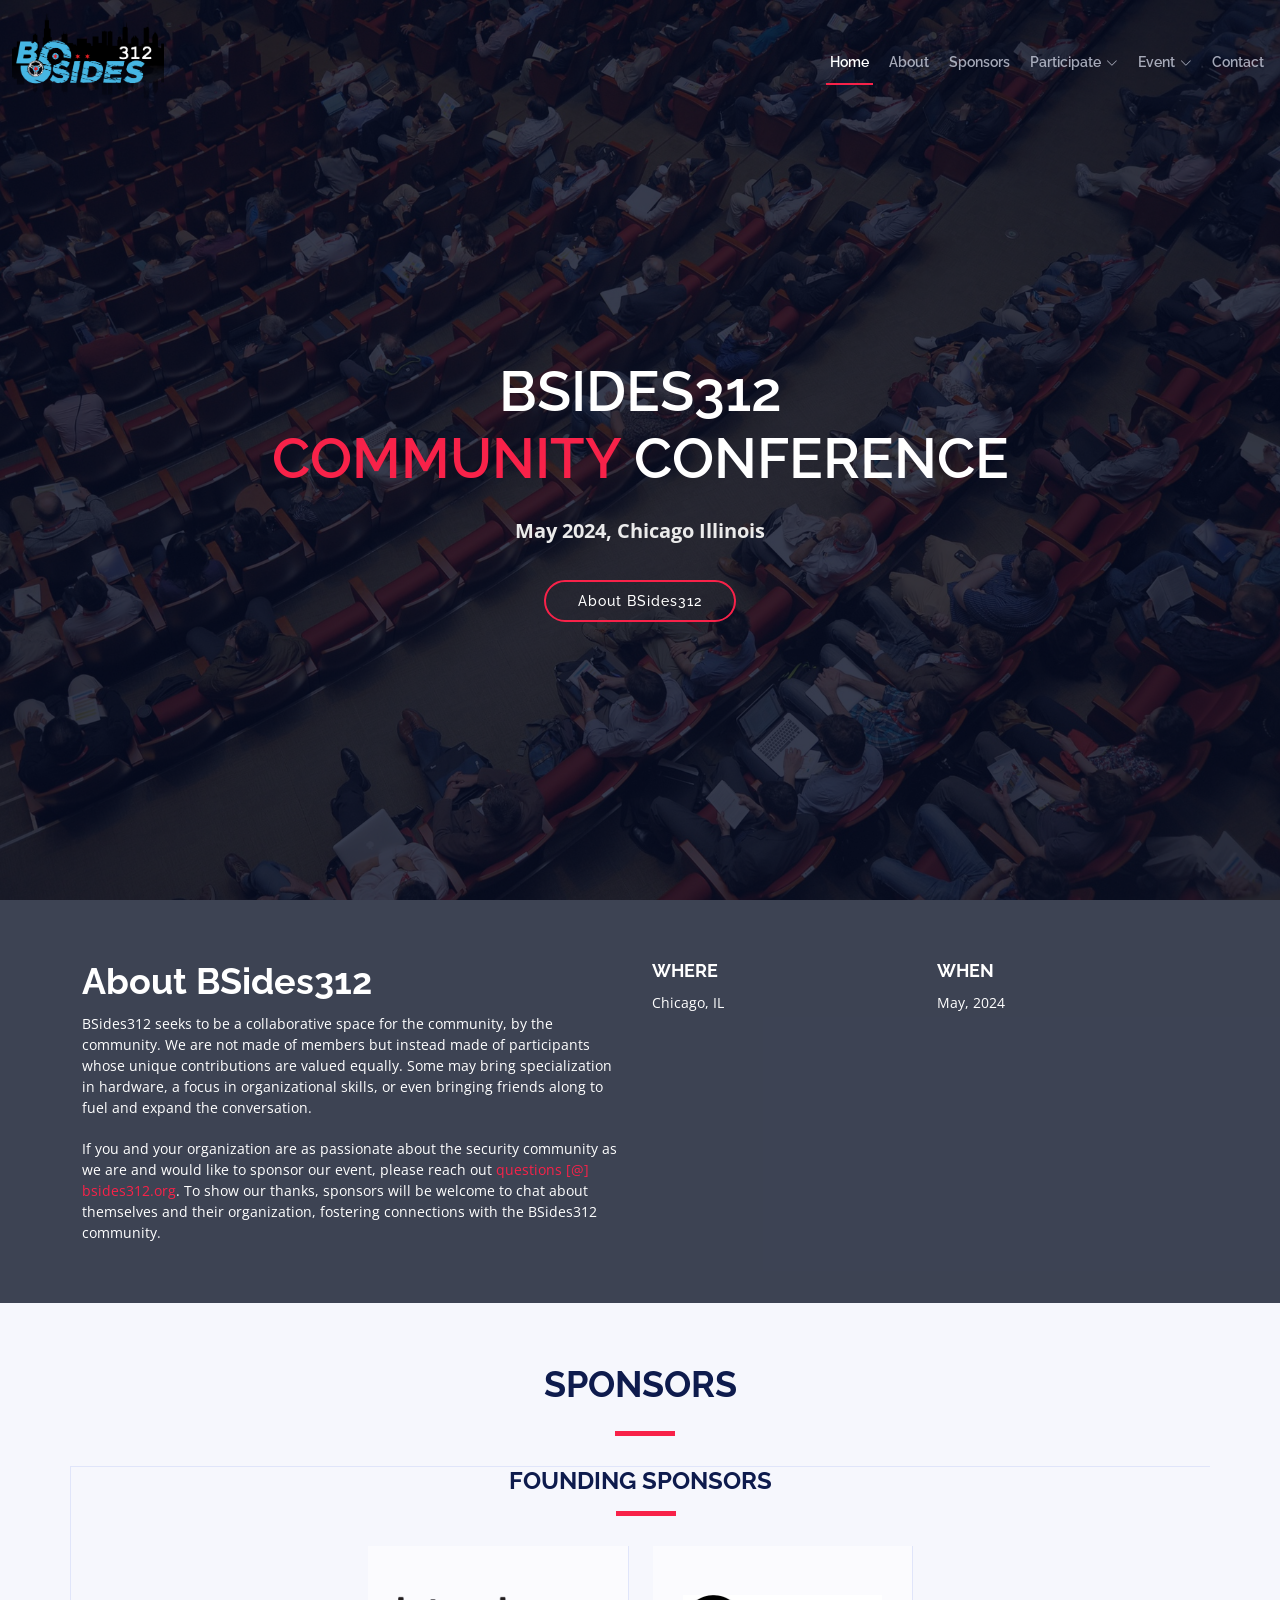
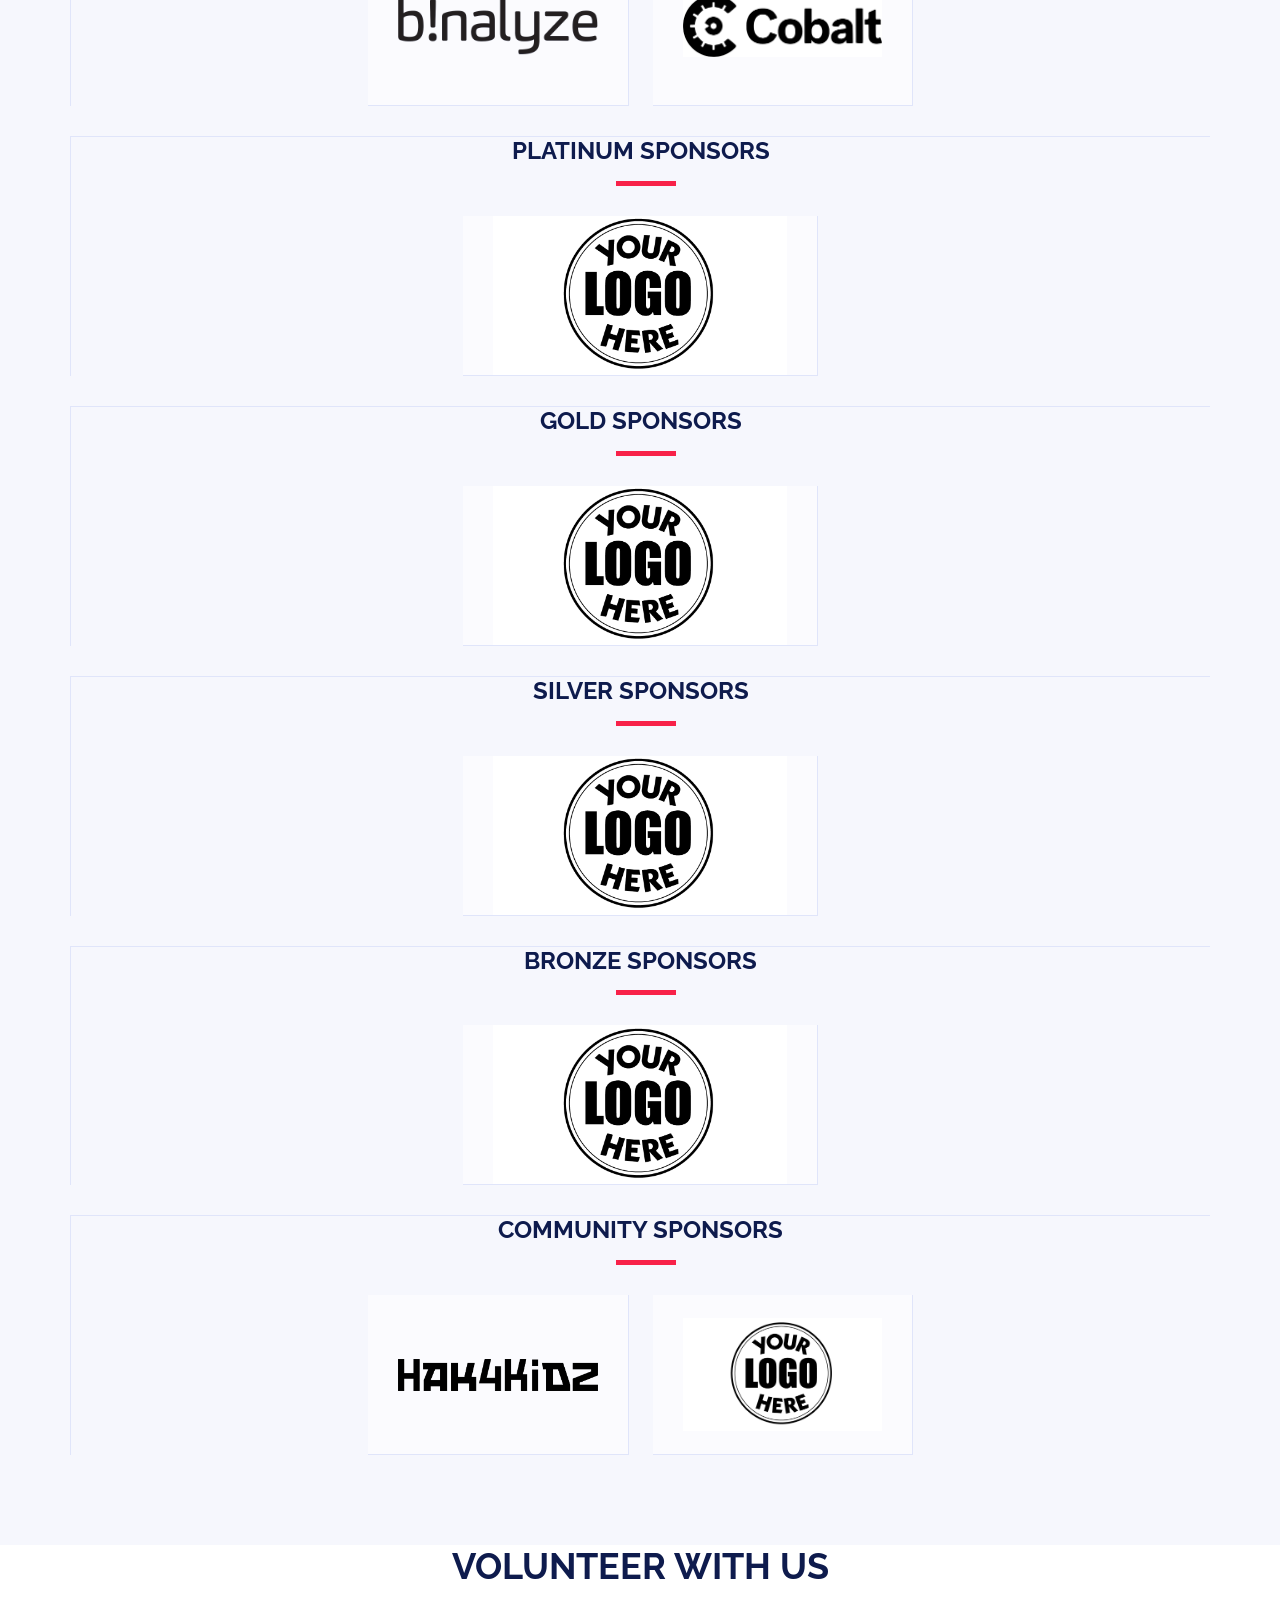
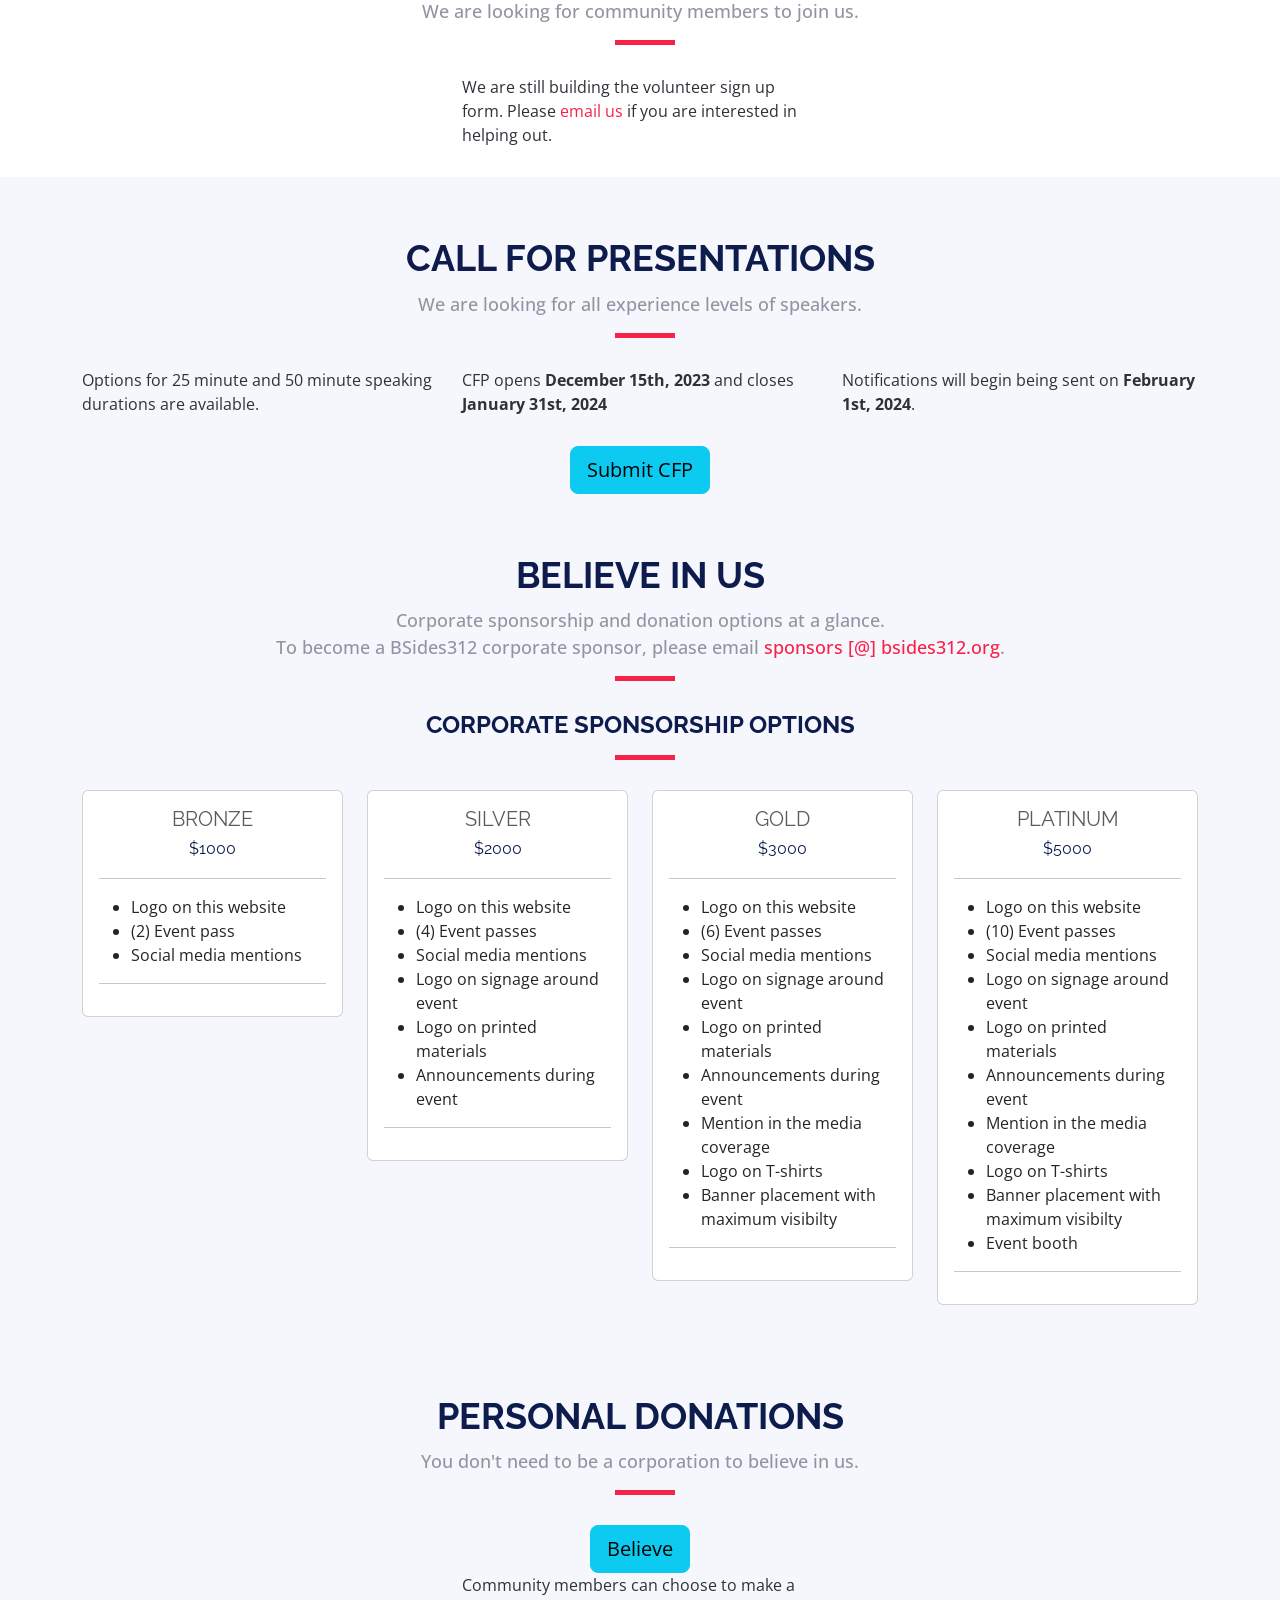
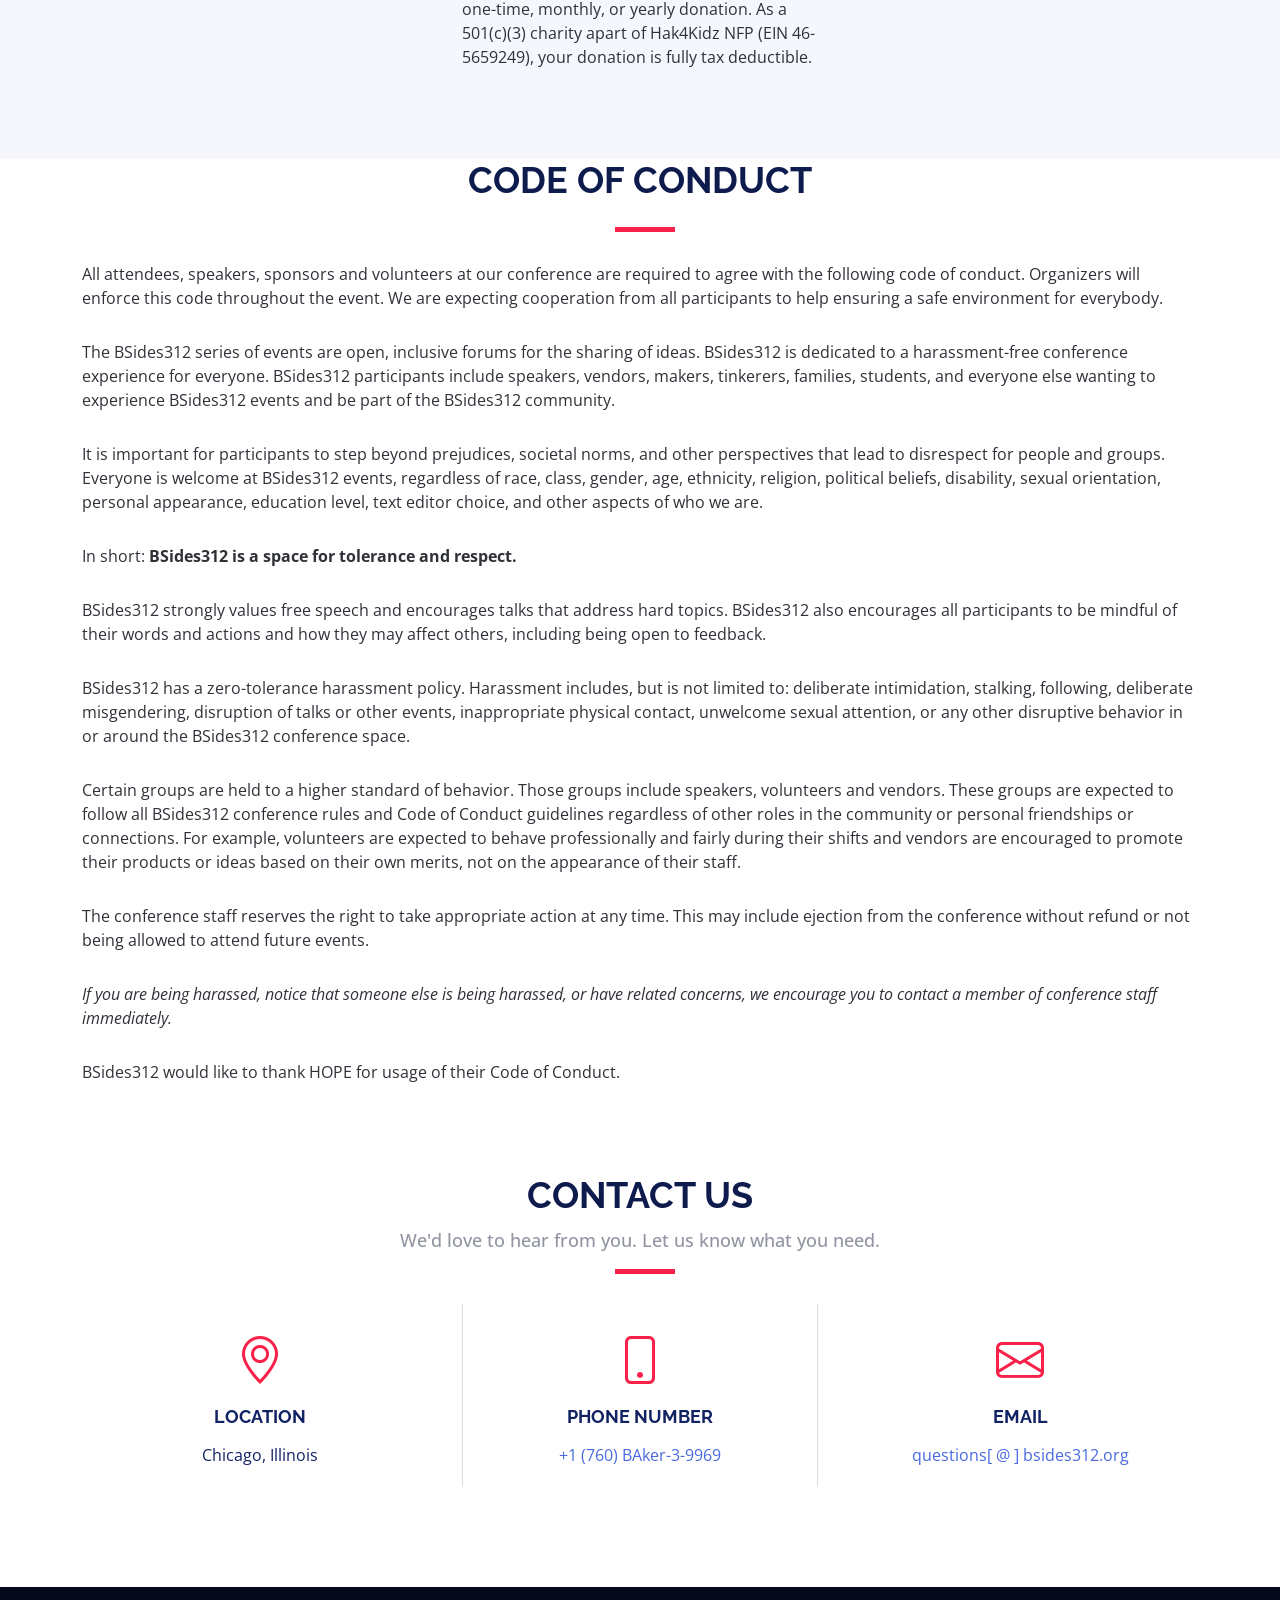
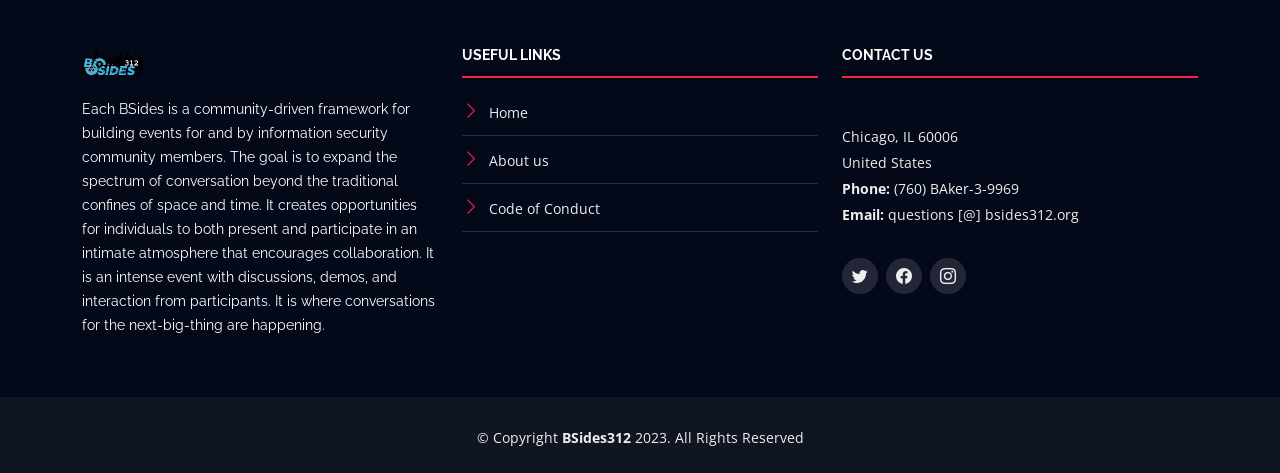
<file: wwwdev/index.html>
<!DOCTYPE html>
<html lang="en">

<head>
<!-- Google tag (gtag.js) -->
<script async src="https://www.googletagmanager.com/gtag/js?id=G-GWM8T01C61"></script>
<script>
  window.dataLayer = window.dataLayer || [];
  function gtag(){dataLayer.push(arguments);}
  gtag('js', new Date());

  gtag('config', 'G-GWM8T01C61');
</script>
  <meta charset="UTF-8">
  <meta content="width=device-width, initial-scale=1.0" name="viewport">
  <meta http-equiv="X-UA-Compatible" content="ie=edge">
  <meta name="referrer" content="never">
  <meta name="referrer" content="no-referrer">

  <title>BSides312 Event - Home</title>
  <link rel="canonical" href="https://bsides312.org/" />
  <meta name="description" content="BSides312 Home page">
  <meta name="keywords" content="BSides security">

  <!-- Favicons -->
  <link href="assets/img/favicon.png" rel="icon">
  <link href="assets/img/apple-touch-icon.png" rel="apple-touch-icon">

  <!-- Google Fonts -->
  <link href="https://fonts.googleapis.com/css?family=Open+Sans:300,300i,400,400i,700,700i|Raleway:300,400,500,700,800" rel="stylesheet">

  <!-- W3School javascript -->
 <!-- <link rel="stylesheet" href="https://maxcdn.bootstrapcdn.com/bootstrap/3.4.1/css/bootstrap.min.css">
  <script src="https://ajax.googleapis.com/ajax/libs/jquery/3.7.1/jquery.min.js"></script>
  <script src="https://maxcdn.bootstrapcdn.com/bootstrap/3.4.1/js/bootstrap.min.js"></script>
-->

  <!-- Vendor CSS Files -->
  <link href="assets/vendor/aos/aos.css" rel="stylesheet">
  <link href="assets/vendor/bootstrap/css/bootstrap.min.css" rel="stylesheet">
  <link href="assets/vendor/bootstrap-icons/bootstrap-icons.css" rel="stylesheet">
  <link href="assets/vendor/glightbox/css/glightbox.min.css" rel="stylesheet">
  <link href="assets/vendor/swiper/swiper-bundle.min.css" rel="stylesheet">

  <!-- Template Main CSS File -->
  <link href="assets/css/style.css" rel="stylesheet">
</head>

<body>

  <!-- ======= Header ======= -->
  <header id="header" class="d-flex align-items-center ">
    <div class="container-fluid container-xxl d-flex align-items-center">

      <div id="logo" class="me-auto">
        <!-- Uncomment below if you prefer to use a text logo -->
        <!-- <h1><a href="index.html">The<span>Events</span></a></h1>-->
        <a href="index.html" class="scrollto"><img src="assets/img/logo.png" alt="" title=""></a>
      </div>

      <nav id="navbar" class="navbar order-last order-lg-0">
        <ul>
          <li><a class="nav-link scrollto active" href="#hero">Home</a></li>
          <li><a class="nav-link scrollto" href="#about">About</a></li>
          <li><a class="nav-link scrollto" href="#supporters">Sponsors</a></li>
          <li class="dropdown"><a class="nav-link scrollto" href="#"><span>Participate</span> <i class="bi bi-chevron-down"></i></a>
            <ul>
              <li><a class="nav-link scrollto" href="#buy-tickets">Get Tickets</a></li>
              <li><a class="nav-link scrollto" href="#volunteer">Volunteer</a></li>
              <li><a class="nav-link scrollto" href="#cfp">Call for Presentations</a></li>
          <li class="dropdown"><a class="nav-link scrollto" href="#support"><span>Support Us</span> <i class="bi bi-chevron-right"></i></a>
              <ul>
                <li><a class="nav-link scrollto" href="#support">Corporate Sponsorship</a></li>
                <li><a class="nav-link scrollto" href="#personal">Personal Donors</a></li>
              </ul>

            </ul>
        </li>
          <li class="dropdown"><a href=""><span>Event</span> <i class="bi bi-chevron-down"></i></a>
          <ul>
            <li><a class="nav-link scrollto" href="#coc">Code of Conduct</a></li>
          </ul>
        </li>
          <li><a class="nav-link scrollto" href="#contact">Contact</a></li>
        </ul>
        <i class="bi bi-list mobile-nav-toggle"></i>
      </nav><!-- .navbar -->


    </div>
  </header><!-- End Header -->

  <!-- ======= Hero Section ======= -->
  <section id="hero">
    <div class="hero-container" data-aos="zoom-in" data-aos-delay="100">
      <h1 class="mb-4 pb-0">BSides312<br><span>Community</span> Conference</h1>
      <p class="mb-4 pb-0">May 2024,  Chicago Illinois</p>
      <!-- <a href="https://www.youtube.com/watch?v=9uVBJXVIBmw" class="glightbox play-btn mb-4"></a> -->
      <a href="#about" class="about-btn scrollto">About BSides312</a>
    </div>
  </section><!-- End Hero Section -->

  <main id="main">

   <!-- ======= About Section ======= -->
    <section id="about">
      <div class="container position-relative" data-aos="fade-up">
        <div class="row">
          <div class="col-lg-6">
            <h2>About BSides312</h2>
            <p>BSides312 seeks to be a collaborative space for the community, by the community.  We are not made of members but instead made of participants whose unique contributions are valued equally.  Some may bring specialization in hardware, a focus in organizational skills, or even bringing friends along to fuel and expand the conversation.</p>

            <p>If you and your organization are as passionate about the security community as we are and would like to sponsor our event, please reach out <a href="mailto:questions@bsides312.org">questions [@] bsides312.org</a>. To show our thanks, sponsors will be welcome to chat about themselves and their organization, fostering connections with the BSides312 community.</p>
          </div>
          <div class="col-lg-3">
            <h3>Where</h3>
            <p>Chicago, IL</p>
          </div>
          <div class="col-lg-3">
            <h3>When</h3>
            <p>May, 2024</p>
          </div>
        </div>
      </div>
    </section><!-- End About Section -->


   <!-- ======= Supporters Section ======= -->
    <section id="supporters" class="section-with-bg">

      <div class="container" data-aos="fade-up">
        <div class="section-header">
          <h2>Sponsors</h2>
        </div>

        <div class="row no-gutters supporters-wrap clearfix" data-aos="zoom-in" data-aos-delay="100">
           <div class="section-header">
             <h3>Founding Sponsors</h3>
           </div>
           <div class="col-lg-3 col-md-4 col-xs-6">
           </div>
           <div class="col-lg-3 col-md-4 col-xs-6">
              <div class="supporter-logo">
                 <a href="https://www.binalyze.com/">
                    <img src="assets/img/supporters/1.png" class="img-fluid" alt="">
                    <!-- <div class="caption">
                    <p>Love these guys!</p>
                    </div> -->
                 </a>
              </div>
           </div>

           <div class="col-lg-3 col-md-4 col-xs-6">
              <div class="supporter-logo">
                 <a href="https://www.cobalt.io/">
                    <img src="assets/img/supporters/2.png" class="img-fluid" alt="">
                 </a>
              </div>
           </div>
           <div class="col-lg-3 col-md-4 col-xs-6">
           </div>
        </div>

        <div class="row no-gutters supporters-wrap clearfix" data-aos="zoom-in" data-aos-delay="100">
        <div class="section-header">
          <h3>Platinum Sponsors</h3>
        </div>

           <div class="col-lg-4 col-md-4 col-xs-6">
           </div>
          <div class="col-lg-4 col-md-4 col-xs-6">
            <div class="supporter-logo">
              <img src="assets/img/supporters/3.png" class="img-fluid" alt="">
            </div>
          </div>
        </div>
           <div class="col-lg-4 col-md-4 col-xs-6">
           </div>
        <div class="row no-gutters supporters-wrap clearfix" data-aos="zoom-in" data-aos-delay="100">
        <div class="section-header">
          <h3>Gold Sponsors</h3>
        </div>
           <div class="col-lg-4 col-md-4 col-xs-6">
           </div>
          <div class="col-lg-4 col-md-4 col-xs-6">
            <div class="supporter-logo">
              <img src="assets/img/supporters/4.png" class="img-fluid" alt="">
            </div>
          </div>
           <div class="col-lg-4 col-md-4 col-xs-6">
           </div>
        </div>

        <div class="row no-gutters supporters-wrap clearfix" data-aos="zoom-in" data-aos-delay="100">
        <div class="section-header">
          <h3>Silver Sponsors</h3>
        </div>
           <div class="col-lg-4 col-md-4 col-xs-6">
           </div>
          <div class="col-lg-4 col-md-4 col-xs-6">
            <div class="supporter-logo">
              <img src="assets/img/supporters/5.png" class="img-fluid" alt="">
            </div>
          </div>
           <div class="col-lg-4 col-md-4 col-xs-6">
           </div>
         </div>

        <div class="row no-gutters supporters-wrap clearfix" data-aos="zoom-in" data-aos-delay="100">
        <div class="section-header">
          <h3>Bronze Sponsors</h3>
        </div>
           <div class="col-lg-4 col-md-4 col-xs-6">
           </div>
             <div class="col-lg-4 col-md-4 col-xs-6">
            <div class="supporter-logo">
              <img src="assets/img/supporters/6.png" class="img-fluid" alt="">
            </div>
           <div class="col-lg-4 col-md-4 col-xs-6">
           </div>
          </div>
        </div>

        <div class="row no-gutters supporters-wrap clearfix" data-aos="zoom-in" data-aos-delay="100">
           <div class="section-header">
              <h3>Community Sponsors</h3>
           </div>
           <div class="col-lg-3 col-md-4 col-xs-6">
           </div>
           <div class="col-lg-3 col-md-4 col-xs-6">
              <div class="supporter-logo">
                 <a href="https://www.hak4kidz.com/">
                    <img src="assets/img/supporters/7.png" class="img-fluid" alt="Hak4Kidz NFP">
                 </a>
              </div>
           </div>
           <div class="col-lg-3 col-md-4 col-xs-6">
              <div class="supporter-logo">
                 <img src="assets/img/supporters/8.png" class="img-fluid" alt="">
              </div>
           </div>
           <div class="col-lg-3 col-md-4 col-xs-6">
           </div>
        </div>
        </div>
      </div>

    </section><!-- End Sponsors Section -->

   <!-- ======= Participate Section ======= -->

    <!-- ======= DROP-DOWN Volunteer Section ======= -->
    <section id="volunteer" class="section-bg">

      <div class="container" data-aos="fade-up">

        <div class="section-header">
          <h2>Volunteer With Us</h2>
          <p>We are looking for community members to join us.</p>
        </div>

        <div class="row volunteer-info">

          <div class="col-md-4">
          </div>
          <div class="col-md-4">
             <p>We are still building the volunteer sign up form. Please <a href="mailto:volunteer@bsides312.org?Subject=I%20Want%20To%20Help!">email us</a> if you are interested in helping out.</p>
          </div>
          <div class="col-md-4">
          </div>
        </div>
      </div>
    </section><!-- End Volunteer Section -->

   <!-- ======= DROP-DOWN CFP Section ======= -->

    <section id="cfp" class="section-with-bg">
       <div class="container" data-aos="fade-up">
        <div class="row">
        <div class="section-header">
          <h2>Call for Presentations</h2>
          <p>We are looking for all experience levels of speakers.</p>
        </div>
          <div class="col-md-4">
            <p>Options for 25 minute and 50 minute speaking durations are available.</p>
          </div>
          <div class="col-md-4">
            <p>CFP opens <strong>December 15th, 2023</strong> and closes <strong>January 31st, 2024</strong></p>
          </div>
          <div class="col-md-4">
            <p>Notifications will begin being sent on <strong>February 1st, 2024</strong>.</p>
          </div>
           <div class="text-center">
              <a href="https://www.papercall.io/bs312-2024/" target="_new"><button type="button" class="btn btn-info btn-lg" data-bs-toggle="modal" target="new">Submit CFP</button></a>
           </div>
        </div> <!-- row -->
      </div>
    </section><!-- End CFP Section -->

   <!-- ======= DROP-DOWN Support Us Section ======= -->
     <!-- ======= DROP-DOWN Corporate Sponsorship Section ======= -->
     <!-- Section for Sponsors to see the benefits -->
     <section id="support" class="section-with-bg">
       <div class="container" data-aos="fade-up">

        <div class="section-header">
          <h2>Believe In Us</h2>
          <p>Corporate sponsorship and donation options at a glance.</p>
          <p>To become a BSides312 corporate sponsor, please email <a href="mailto:sponsors@bsides312.org">sponsors [@] bsides312.org</a>.</p>
        </div>

        <div class="row"> 
        <div class="section-header">
            <h3>Corporate Sponsorship Options</h3>
        </div>
          <!-- Bronze tier -->
          <div class="col-lg-3" data-aos="fade-up" data-aos-delay="100">
            <div class="card mb-5 mb-lg-0">
              <div class="card-body">
                <h5 class="card-title text-muted text-uppercase text-center">Bronze</h5>
                <h6 class="card-price text-center">$1000</h6>
                <hr>
                <ul class="fa-ul">
                  <li><span class="fa-li"><i class="fa fa-check"></i></span>Logo on this website</li>
                  <li><span class="fa-li"><i class="fa fa-check"></i></span>(2) Event pass</li>
                  <li><span class="fa-li"><i class="fa fa-check"></i></span>Social media mentions</li>
                </ul>
                <hr>
                <div class="text-center">
                <!--  <button type="button" class="btn" data-bs-toggle="modal" data-bs-target="#buy-ticket-modal" data-ticket-type="standard-access">Buy Now</button> -->
                </div>
              </div>
            </div>
          </div> <!-- end Bronze tier -->
          <!-- Silver tier -->
          <div class="col-lg-3" data-aos="fade-up" data-aos-delay="200">
            <div class="card mb-5 mb-lg-0">
              <div class="card-body">
                <h5 class="card-title text-muted text-uppercase text-center">Silver</h5>
                <h6 class="card-price text-center">$2000</h6>
                <hr>
                <ul class="fa-ul">
                  <li><span class="fa-li"><i class="fa fa-check"></i></span>Logo on this website</li>
                  <li><span class="fa-li"><i class="fa fa-check"></i></span>(4) Event passes</li>
                  <li><span class="fa-li"><i class="fa fa-check"></i></span>Social media mentions</li>
                 <li><span class="fa-li"><i class="fa fa-check"></i></span>Logo on signage around event</li>
                  <li><span class="fa-li"><i class="fa fa-check"></i></span>Logo on printed materials</li>
                  <li><span class="fa-li"><i class="fa fa-check"></i></span>Announcements during event</li>
                </ul>
                <hr>
                <div class="text-center">
                 <!-- <button type="button" class="btn" data-bs-toggle="modal" data-bs-target="#buy-ticket-modal" data-ticket-type="pro-access">Buy Now</button> -->
                </div>
              </div>
            </div>
          </div>  <!-- end Silver tier -->
          <!-- Gold Tier -->
          <div class="col-lg-3" data-aos="fade-up" data-aos-delay="300">
            <div class="card">
              <div class="card-body">
                <h5 class="card-title text-muted text-uppercase text-center">Gold</h5>
                <h6 class="card-price text-center">$3000</h6>
                <hr>
                <ul class="fa-ul">
                  <li><span class="fa-li"><i class="fa fa-check"></i></span>Logo on this website</li>
                  <li><span class="fa-li"><i class="fa fa-check"></i></span>(6) Event passes</li>
                  <li><span class="fa-li"><i class="fa fa-check"></i></span>Social media mentions</li>
                 <li><span class="fa-li"><i class="fa fa-check"></i></span>Logo on signage around event</li>
                  <li><span class="fa-li"><i class="fa fa-check"></i></span>Logo on printed materials</li>
                  <li><span class="fa-li"><i class="fa fa-check"></i></span>Announcements during event</li>
                  <li><span class="fa-li"><i class="fa fa-check"></i></span>Mention in the media coverage</li>
                  <li><span class="fa-li"><i class="fa fa-check"></i></span>Logo on T-shirts</li>
                  <li><span class="fa-li"><i class="fa fa-check"></i></span>Banner placement with maximum visibilty</li>
                </ul>
                <hr>
                <div class="text-center">
                  <!-- <button type="button" class="btn" data-bs-toggle="modal" data-bs-target="#buy-ticket-modal" data-ticket-type="premium-access">Buy Now</button> -->
                </div>
              </div>
            </div>
          </div> <!-- end Gold tier -->
          <!-- Platinum Tier -->
          <div class="col-lg-3" data-aos="fade-up" data-aos-delay="300">
            <div class="card">
              <div class="card-body">
                <h5 class="card-title text-muted text-uppercase text-center">Platinum</h5>
                <h6 class="card-price text-center">$5000</h6>
                <hr>
                <ul class="fa-ul">
                  <li><span class="fa-li"><i class="fa fa-check"></i></span>Logo on this website</li>
                  <li><span class="fa-li"><i class="fa fa-check"></i></span>(10) Event passes</li>
                  <li><span class="fa-li"><i class="fa fa-check"></i></span>Social media mentions</li>
                 <li><span class="fa-li"><i class="fa fa-check"></i></span>Logo on signage around event</li>
                  <li><span class="fa-li"><i class="fa fa-check"></i></span>Logo on printed materials</li>
                  <li><span class="fa-li"><i class="fa fa-check"></i></span>Announcements during event</li>
                  <li><span class="fa-li"><i class="fa fa-check"></i></span>Mention in the media coverage</li>
                  <li><span class="fa-li"><i class="fa fa-check"></i></span>Logo on T-shirts</li>
                  <li><span class="fa-li"><i class="fa fa-check"></i></span>Banner placement with maximum visibilty</li>
                  <li><span class="fa-li"><i class="fa fa-check"></i></span>Event booth</li>
                </ul>
                <hr>
                <div class="text-center">
                  <!-- <button type="button" class="btn" data-bs-toggle="modal" data-bs-target="#buy-ticket-modal" data-ticket-type="premium-access">Buy Now</button> -->
                </div>
              </div>
            </div>
          </div> <!-- end Platinum tier -->
          <p></p>
          <p></p>
          <p></p>
        </div>
      </div>
    </section><!-- End Support Us Section -->

    <!-- ======= DROP-DOWN Personal Donors Section ======= -->

    <section id="personal" class="section-with-bg">
       <div class="container" data-aos="fade-up">
        <div class="row">
        <div class="section-header">
          <h2>Personal Donations</h2>
          <p>You don't need to be a corporation to believe in us.</p>
        </div>
           <div class="text-center">
              <a href="https://www.paypal.com/donate/?hosted_button_id=GV5ZXR757Z4J4" target="_new"><button type="button" class="btn btn-info btn-lg" data-bs-toggle="modal" target="new">Believe</button></a>
           </div>
          <div class="col-md-4">
            <p></p>
          </div>
          <div class="col-md-4">
            <p> Community members can choose to make a one-time, monthly, or yearly donation. As a 501(c)(3) charity apart of Hak4Kidz NFP (EIN 46-5659249), your donation is fully tax deductible.</p>
          </div>
          <div class="col-md-4">
            <p></p>
          </div>
            <p></p>
            <p></p>
        </div> <!-- row -->
      </div>
    </section><!-- End Personal Donors Section -->

   <!-- ======= DROP-DOWN End Personal Donors Section ======= -->

    <!-- ======= Code of Conduct Section ======= -->
    <section id="coc">
      <div class="container" data-aos="fade-up">
        <div class="section-header">
          <h2>Code of Conduct</h2>
        </div>
        <div class="row">
          <div class="col-md-12">
            <div class="coc">
              <p>All attendees, speakers, sponsors and volunteers at our conference are required to agree with the following code of conduct. Organizers will enforce this code throughout the event. We are expecting cooperation from all participants to help ensuring a safe environment for everybody.</p>
              <p>The BSides312 series of events are open, inclusive forums for the sharing of ideas. BSides312 is dedicated to a harassment-free conference experience for everyone. BSides312 participants include speakers, vendors, makers, tinkerers, families, students, and everyone else wanting to experience BSides312 events and be part of the BSides312 community.</p>
              <p>It is important for participants to step beyond prejudices, societal norms, and other perspectives that lead to disrespect for people and groups. Everyone is welcome at BSides312 events, regardless of race, class, gender, age, ethnicity, religion, political beliefs, disability, sexual orientation, personal appearance, education level, text editor choice, and other aspects of who we are.</p>
              <p>In short: <strong>BSides312 is a space for tolerance and respect.</strong></p>
              <p>BSides312 strongly values free speech and encourages talks that address hard topics. BSides312 also encourages all participants to be mindful of their words and actions and how they may affect others, including being open to feedback.</p>
              <p>BSides312 has a zero-tolerance harassment policy. Harassment includes, but is not limited to: deliberate intimidation, stalking, following, deliberate misgendering, disruption of talks or other events, inappropriate physical contact, unwelcome sexual attention, or any other disruptive behavior in or around the BSides312 conference space.</p>
              <p>Certain groups are held to a higher standard of behavior. Those groups include speakers, volunteers and vendors. These groups are expected to follow all BSides312 conference rules and Code of Conduct guidelines regardless of other roles in the community or personal friendships or connections. For example, volunteers are expected to behave professionally and fairly during their shifts and vendors are encouraged to promote their products or ideas based on their own merits, not on the appearance of their staff.</p>
              <p>The conference staff reserves the right to take appropriate action at any time. This may include ejection from the conference without refund or not being allowed to attend future events.</p>
              <p><i>If you are being harassed, notice that someone else is being harassed, or have related concerns, we encourage you to contact a member of conference staff immediately.</i></p>
              <p>BSides312 would like to thank HOPE for usage of their Code of Conduct.</p>
              <p></p>
              <p></p>
            </div>
          </div>
        </div>
      </div>
    </section><!-- End Code of Conduct Section -->

    <!-- ======= Contact Section ======= -->
    <section id="contact" class="section-bg">

      <div class="container" data-aos="fade-up">

        <div class="section-header">
          <h2>Contact Us</h2>
          <p>We'd love to hear from you. Let us know what you need.</p>
        </div>

        <div class="row contact-info">

          <div class="col-md-4">
            <div class="contact-address">
              <i class="bi bi-geo-alt"></i>
              <h3>Location</h3>
              <address>Chicago, Illinois</address>
            </div>
          </div>

          <div class="col-md-4">
            <div class="contact-phone">
              <i class="bi bi-phone"></i>
              <h3>Phone Number</h3>
              <p><a href="tel:+17602239969">+1 (760) BAker-3-9969</a></p>
            </div>
          </div>

          <div class="col-md-4">
            <div class="contact-email">
              <i class="bi bi-envelope"></i>
              <h3>Email</h3>
              <p><a href="mailto:questions@bsides312.org">questions[ @ ] bsides312.org</a></p>
            </div>
          </div>

        </div>

        <!-- <div class="form">
          <form action="forms/contact.php" method="post" role="form" class="php-email-form">
            <div class="row">
              <div class="form-group col-md-6">
                <input type="text" name="name" class="form-control" id="name" placeholder="Your Name" required>
              </div>
              <div class="form-group col-md-6 mt-3 mt-md-0">
                <input type="email" class="form-control" name="email" id="email" placeholder="Your Email" required>
              </div>
            </div>
            <div class="form-group mt-3">
              <input type="text" class="form-control" name="subject" id="subject" placeholder="Subject" required>
            </div>
            <div class="form-group mt-3">
              <textarea class="form-control" name="message" rows="5" placeholder="Message" required></textarea>
            </div>
            <div class="my-3">
              <div class="loading">Loading</div>
              <div class="error-message"></div>
              <div class="sent-message">Your message has been sent. Thank you!</div>
            </div>
            <div class="text-center"><button type="submit">Send Message</button></div>
          </form>
        </div> -->

      </div>
    </section><!-- End Contact Section -->

  </main><!-- End #main -->

  <!-- ======= Footer ======= -->
  <footer id="footer">
    <div class="footer-top">
      <div class="container">
        <div class="row">

          <div class="col-lg-4 col-md-4 footer-info">
            <img src="assets/img/logo.png" alt="BSides312">
            <p>Each BSides is a community-driven framework for building events for and by information security community members.  The goal is to expand the spectrum of conversation beyond the traditional confines of space and time.  It creates opportunities for individuals to both present and participate in an intimate atmosphere that encourages collaboration. It is an intense event with discussions, demos, and interaction from participants. It is where conversations for the next-big-thing are happening.</p>
          </div>

          <div class="col-lg-4 col-md-4 footer-links">
            <h4>Useful Links</h4>
            <ul>
              <li><i class="bi bi-chevron-right"></i> <a href="#">Home</a></li>
              <li><i class="bi bi-chevron-right"></i> <a href="#about">About us</a></li>
              <li><i class="bi bi-chevron-right"></i> <a href="#coc">Code of Conduct</a></li>
            </ul>
          </div>

          <div class="col-lg-4 col-md-6 footer-contact">
            <h4>Contact Us</h4>
            <p>
              <br>
              Chicago, IL 60006<br>
              United States <br>
              <strong>Phone:</strong> (760) BAker-3-9969<br>
              <strong>Email:</strong> questions [@] bsides312.org<br>
            </p>

            <div class="social-links">
              <a href="https://twitter.com/bsides312" class="twitter" target="new"><i class="bi bi-twitter"></i></a>
              <a href="https://www.facebook.com/BSides312" class="facebook" target="new"><i class="bi bi-facebook"></i></a>
              <a href="https://www.instagram.com/bsides312" class="instagram" target="new"><i class="bi bi-instagram"></i></a>
              <!-- <a href="#" class="google-plus" target="new"><i class="bi bi-instagram"></i></a>
              <a href="#" class="linkedin"><i class="bi bi-linkedin" target="new"></i></a> -->
            </div>

          </div>

        </div>
      </div>
    </div>

    <div class="container">
      <div class="copyright">
        &copy; Copyright <strong>BSides312</strong> 2023. All Rights Reserved
      </div>
      
    </div>
  </footer><!-- End  Footer -->

  <a href="#" class="back-to-top d-flex align-items-center justify-content-center"><i class="bi bi-arrow-up-short"></i></a>

  <!-- Vendor JS Files -->
  <script src="assets/vendor/aos/aos.js"></script>
  <script src="assets/vendor/bootstrap/js/bootstrap.bundle.min.js"></script>
  <script src="assets/vendor/glightbox/js/glightbox.min.js"></script>
  <script src="assets/vendor/swiper/swiper-bundle.min.js"></script>
  <script src="assets/vendor/php-email-form/validate.js"></script>

  <!-- Template Main JS File -->
  <script src="assets/js/main.js"></script>

</body>

</html>
</file>
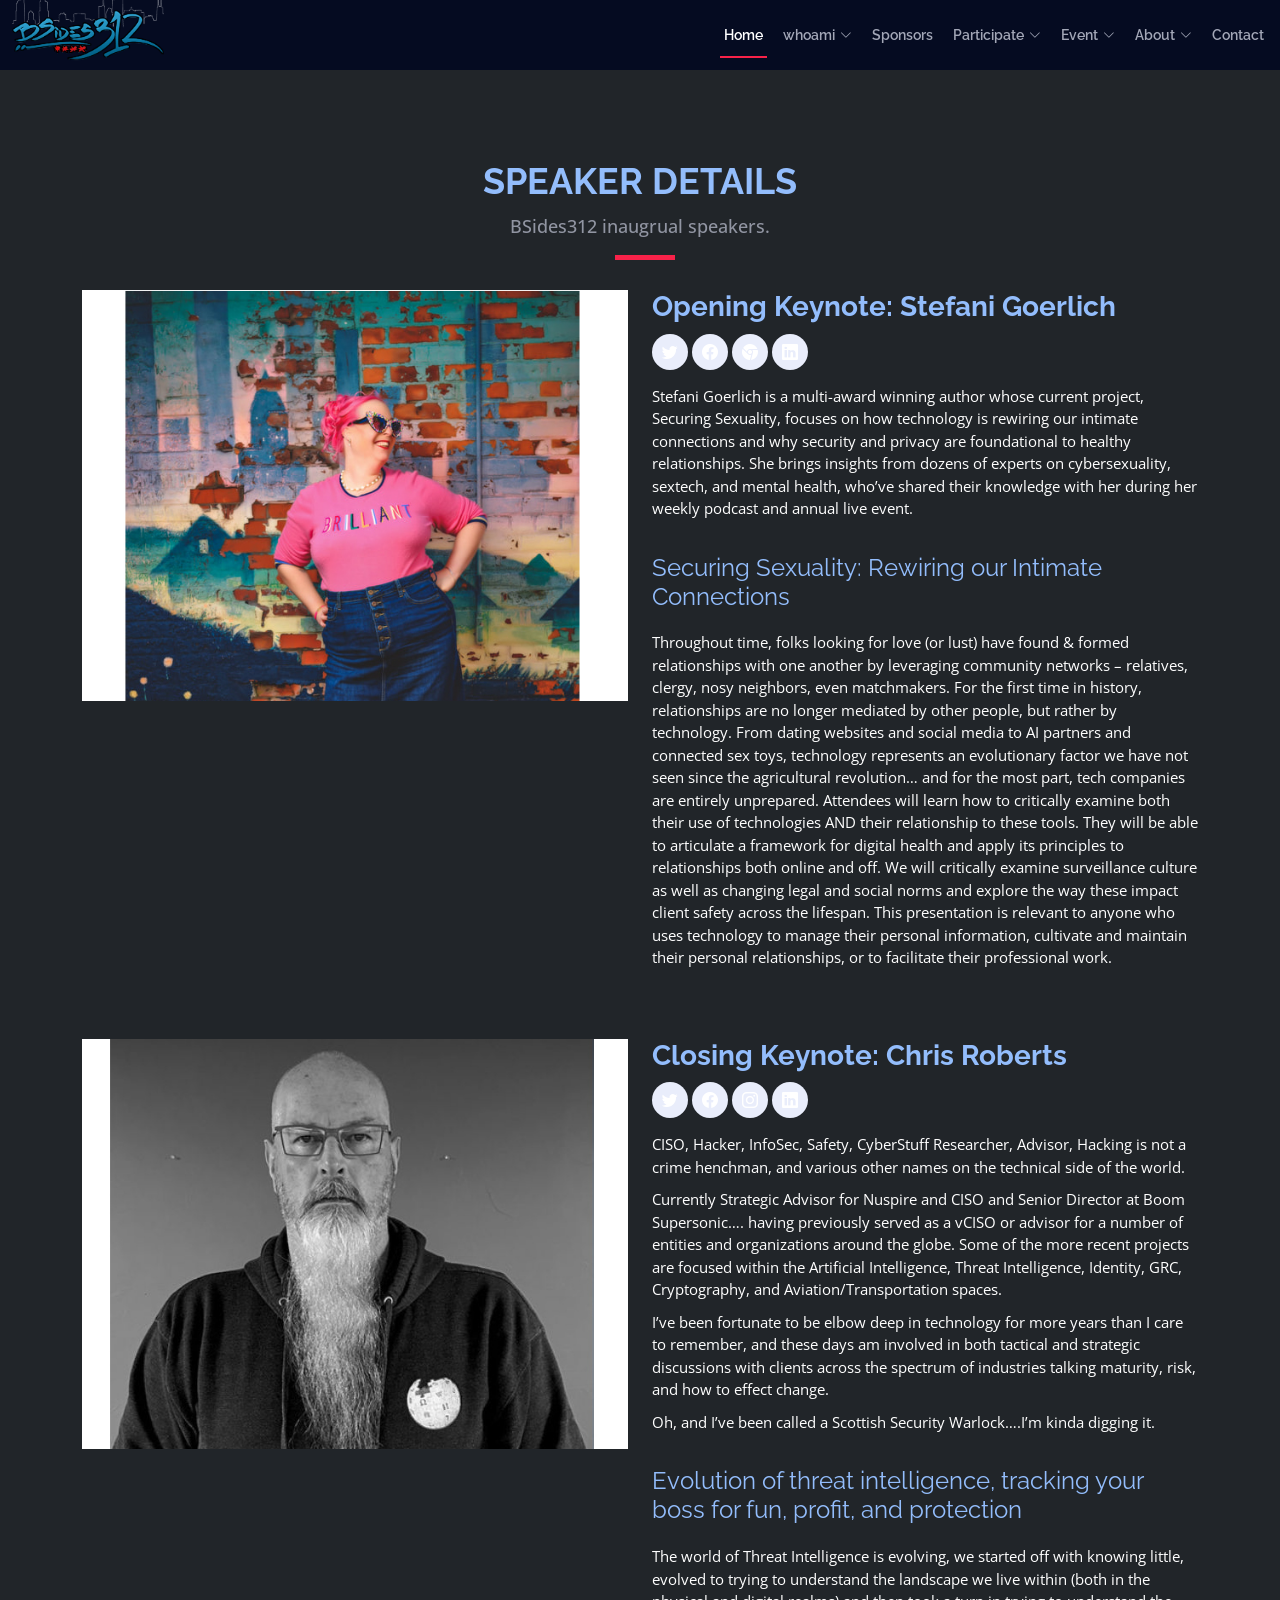
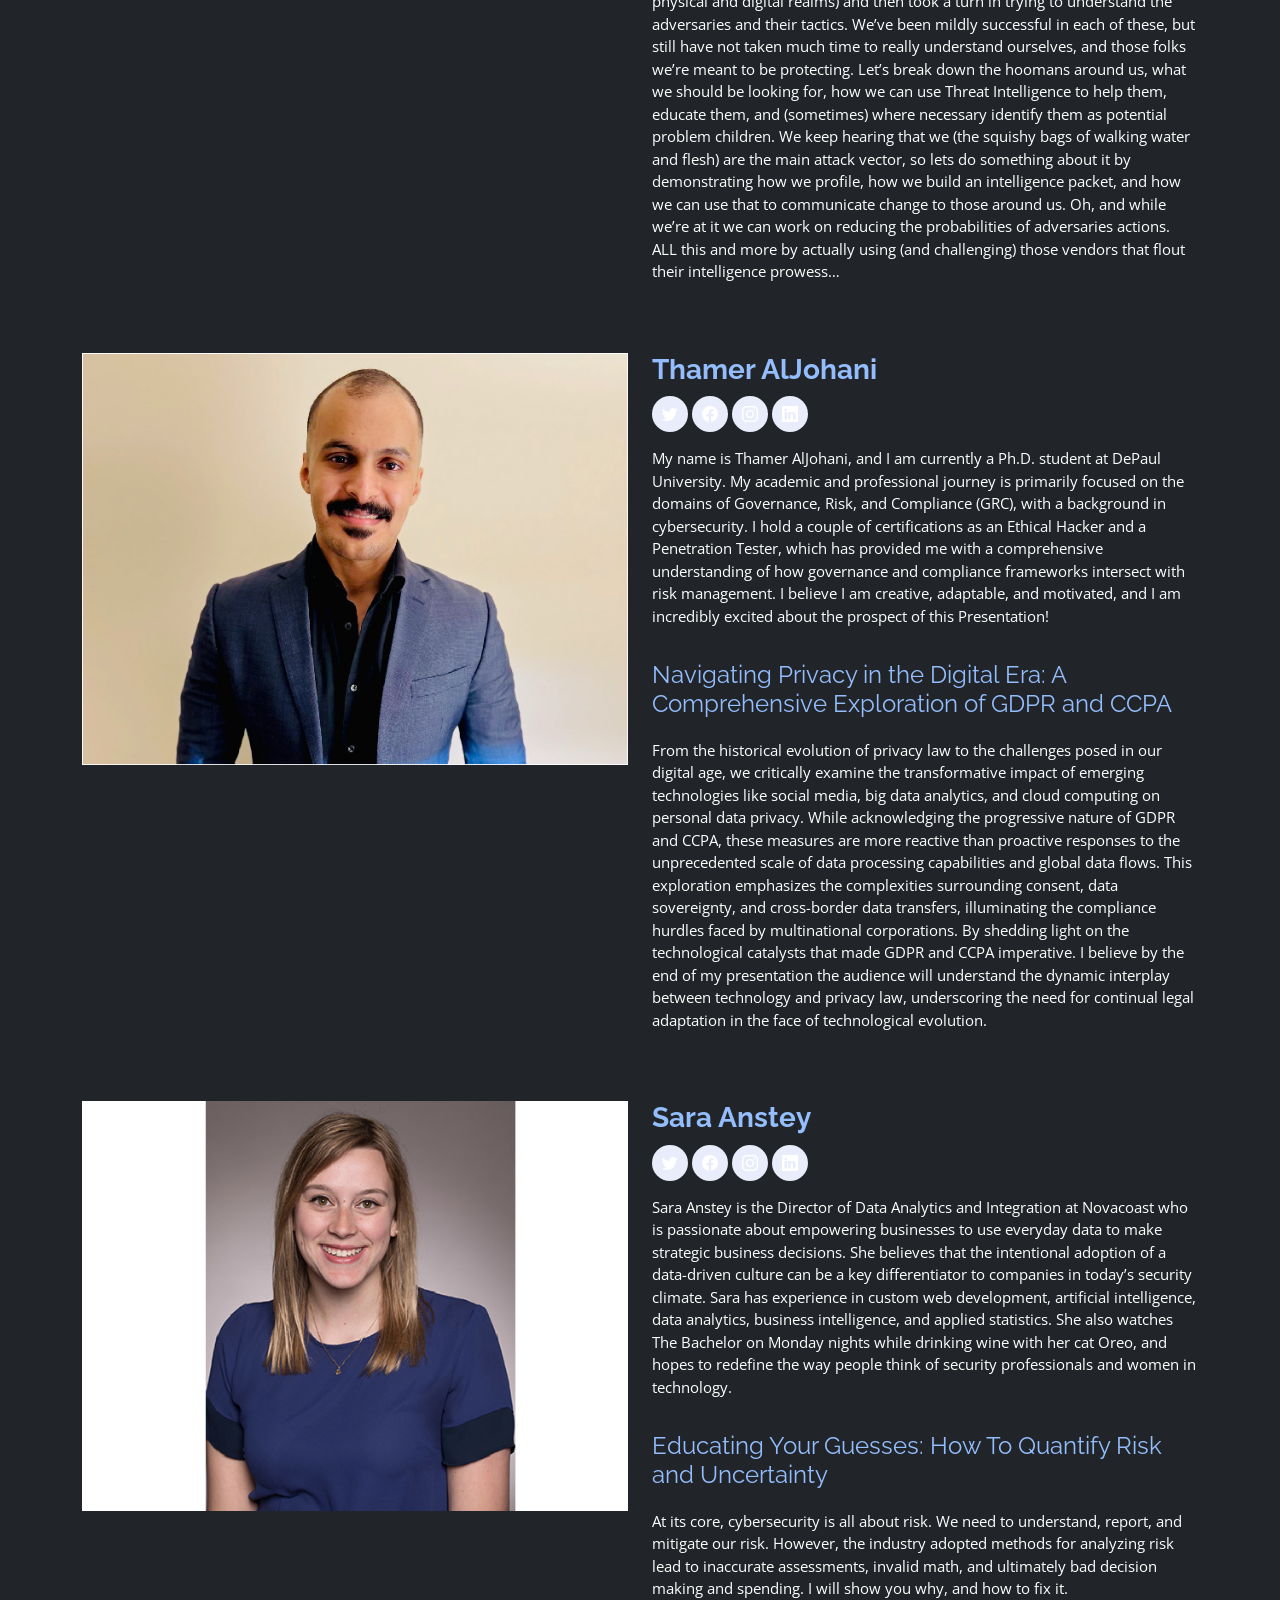
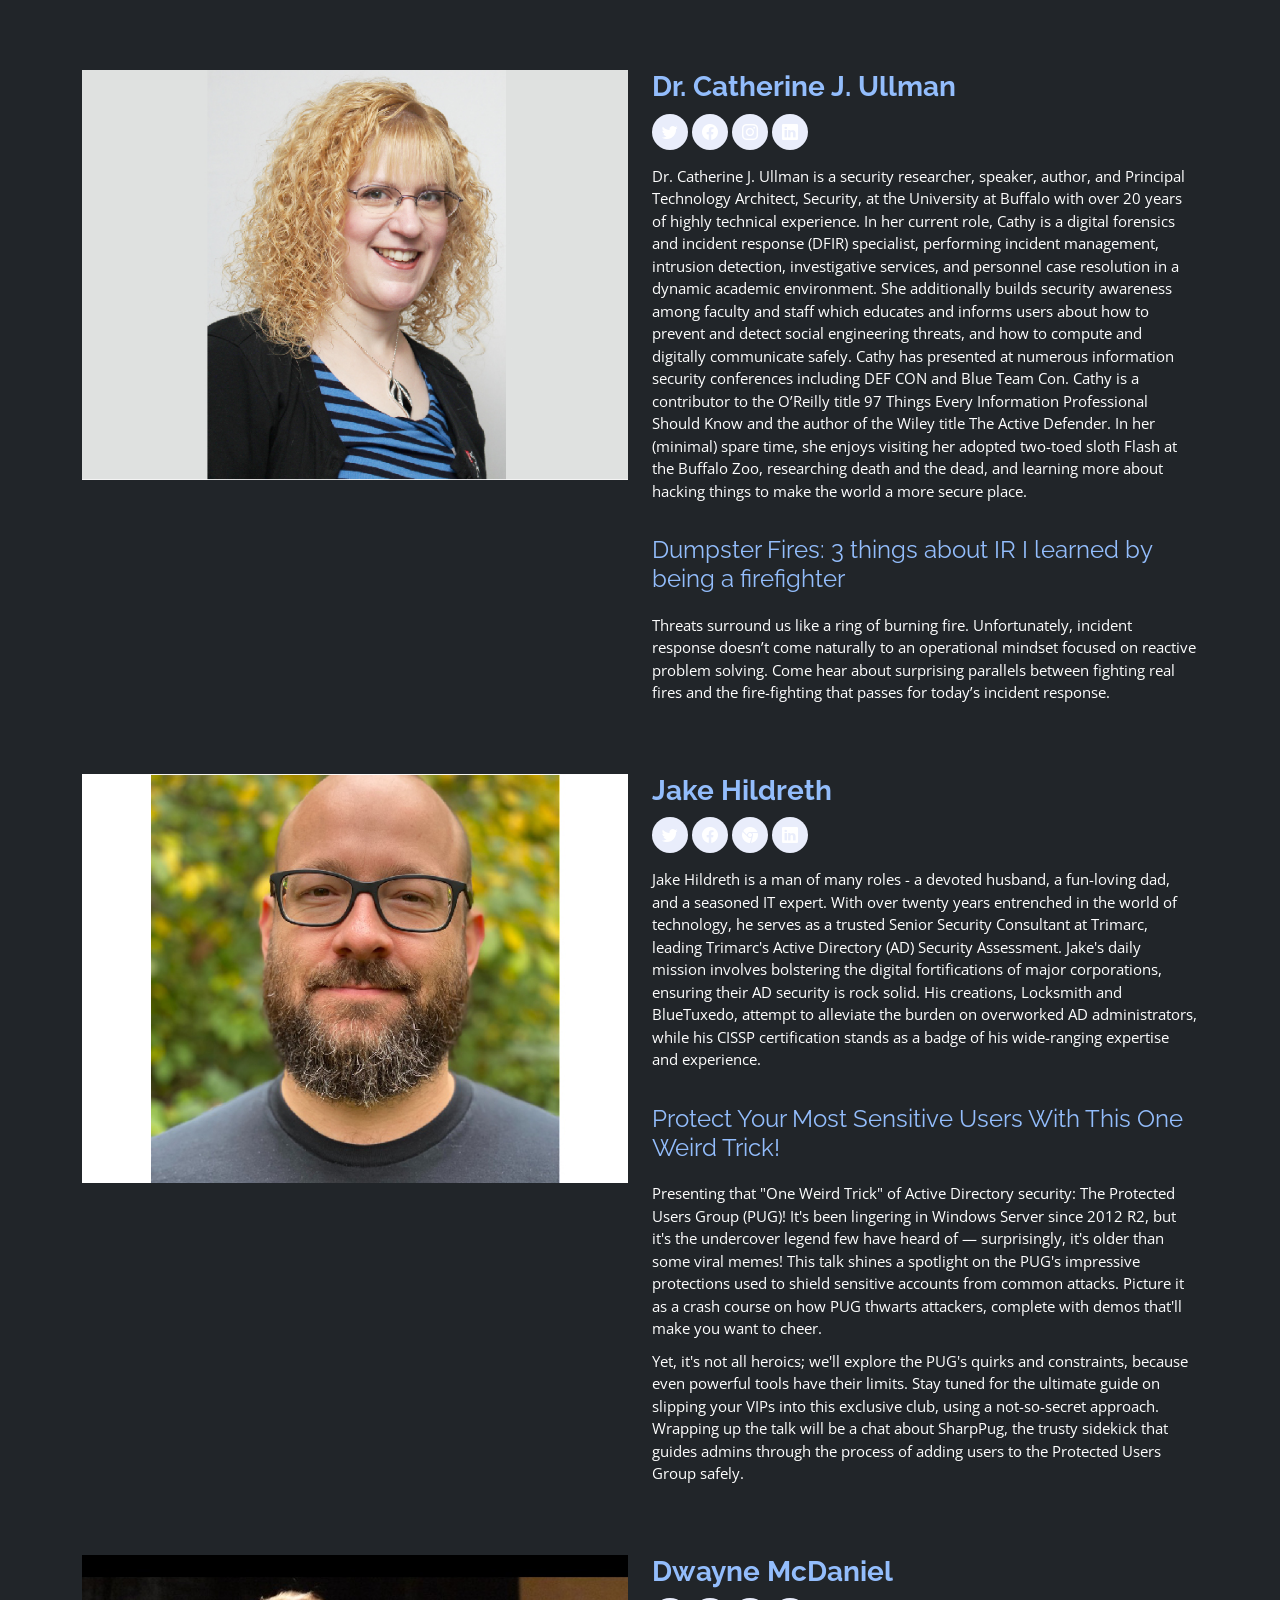
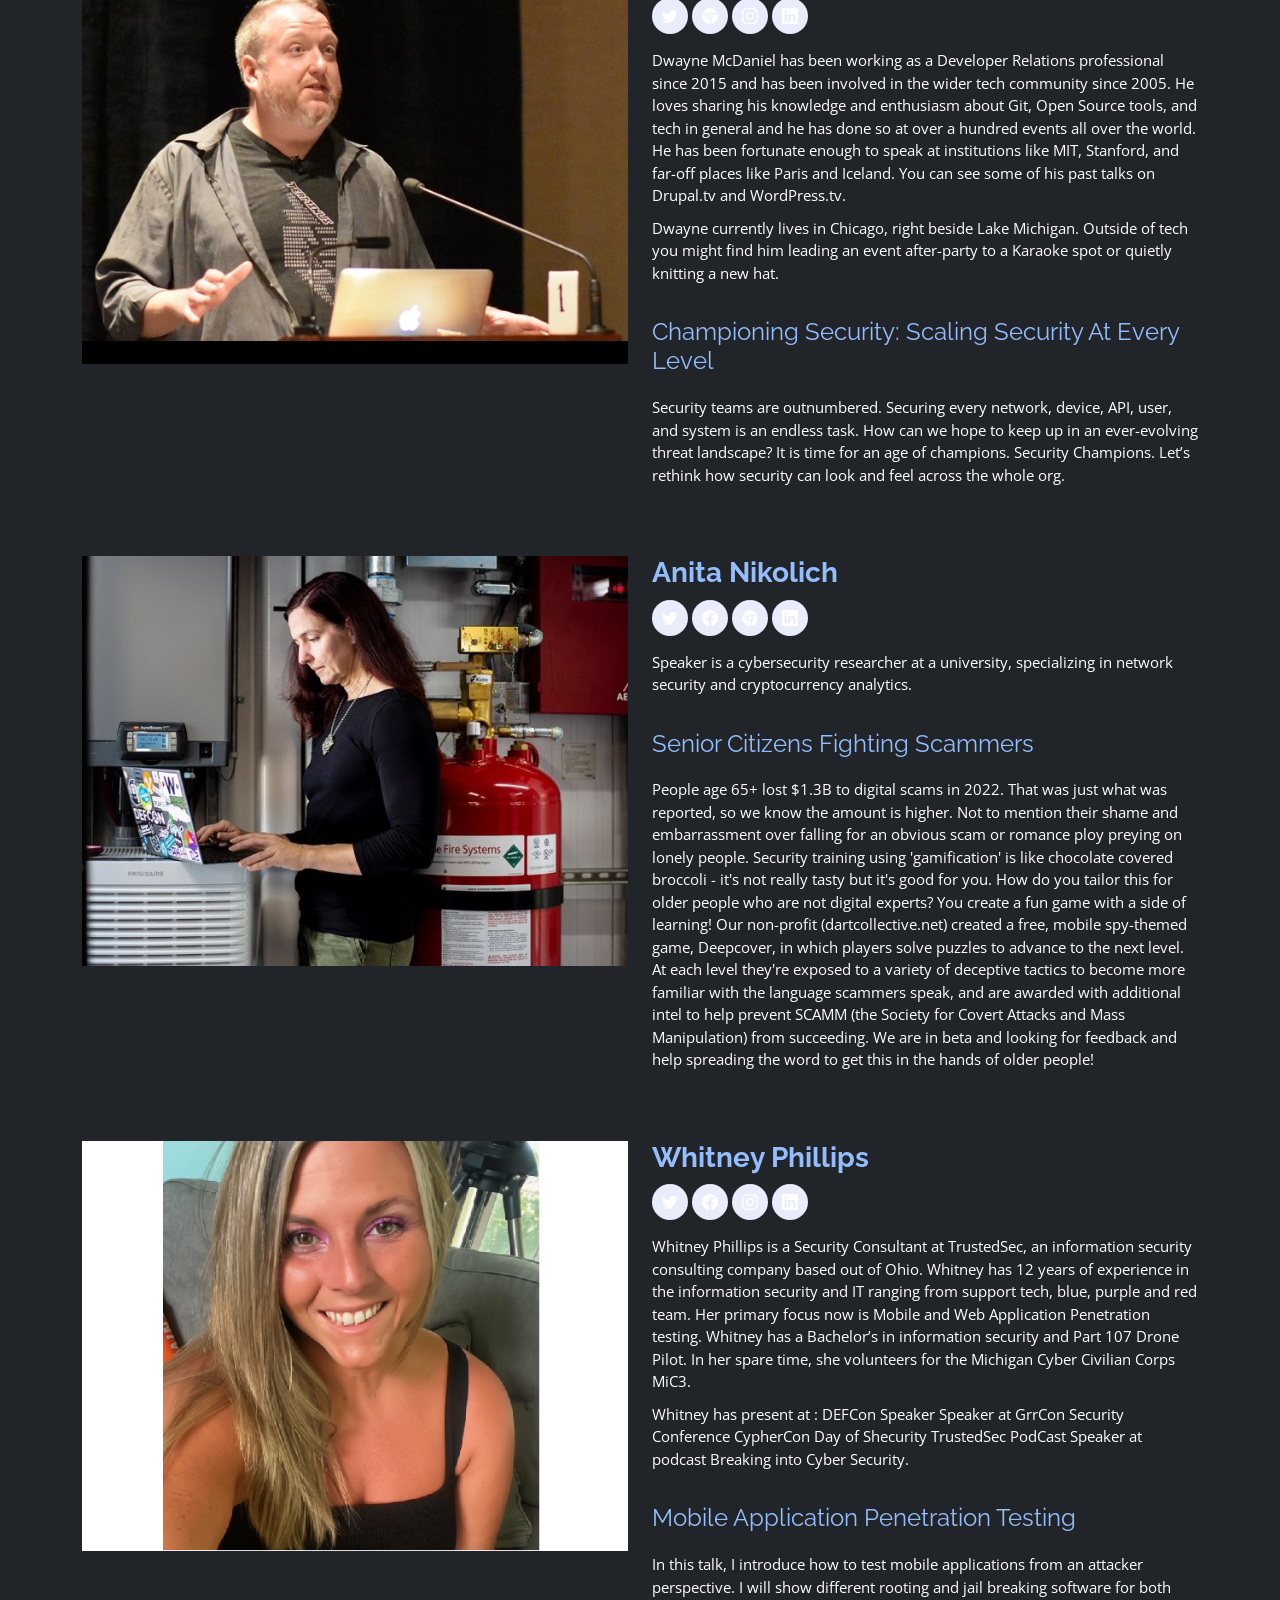
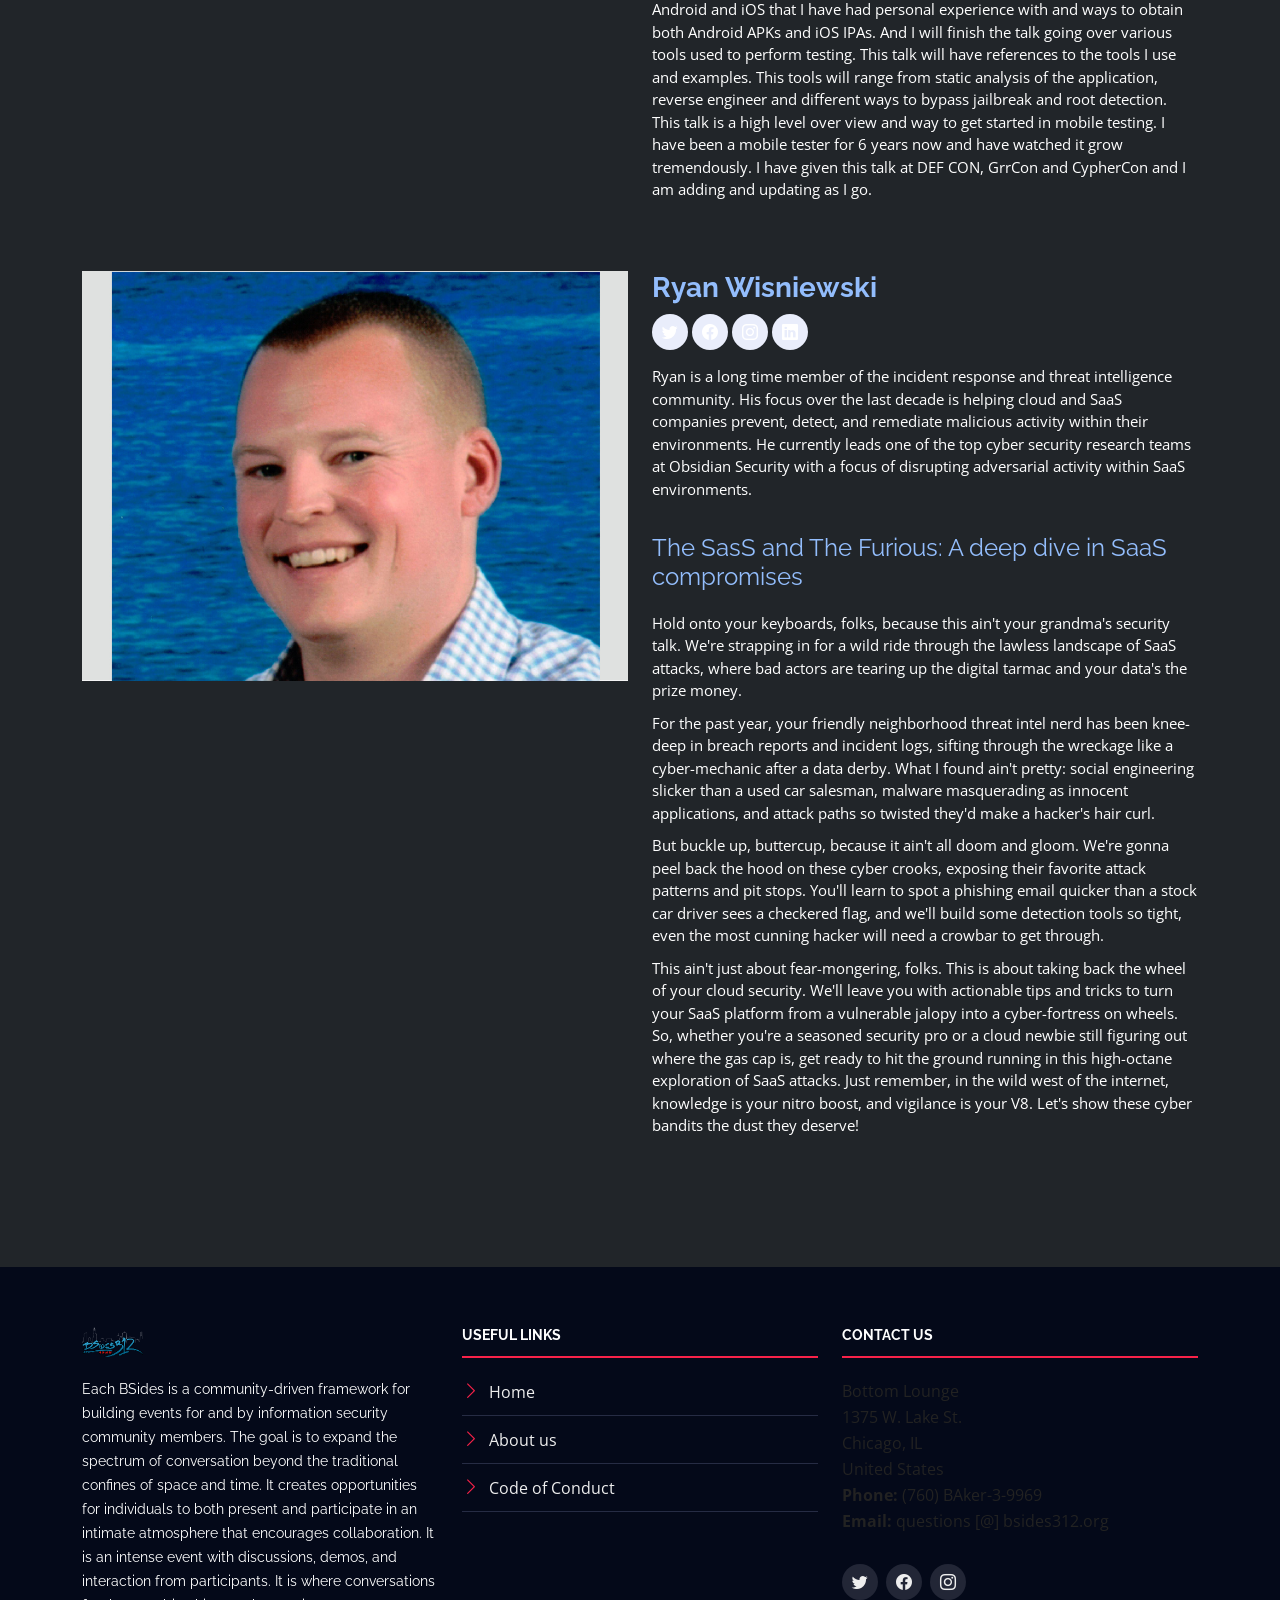
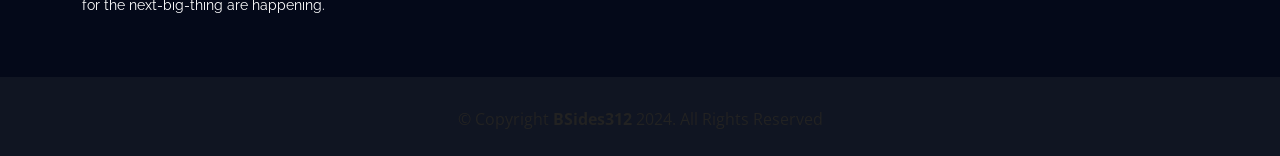
<file: speaker-details.html>
<!DOCTYPE html>
<html lang="en">

<head>
<!-- Google tag (gtag.js) -->
<script async src="https://www.googletagmanager.com/gtag/js?id=G-GWM8T01C61"></script>
<script>
  window.dataLayer = window.dataLayer || [];
  function gtag(){dataLayer.push(arguments);}
  gtag('js', new Date());

  gtag('config', 'G-GWM8T01C61');
</script>
  <meta charset="UTF-8">
  <meta content="width=device-width, initial-scale=1.0" name="viewport">
  <meta http-equiv="X-UA-Compatible" content="ie=edge">
  <meta name="referrer" content="never">
  <meta name="referrer" content="no-referrer">

  <title>BSides312 Event - Home</title>
  <link rel="canonical" href="https://bsides312.org/" />
  <meta name="description" content="BSides312 Home page">
  <meta name="keywords" content="BSides security">

  <!-- Open Graph Image for Preview Share Sheets -->
  <meta property="og:image" content="https://bsides312.org/images/og-image.jpg"/>
  <meta property="og:title" content="BSides312: A Community Security Conference in Chicago"/>
  <meta property="og:description" content="BSides312 seeks to be a collaborative space for the community, by the community. We are not made of members but instead made of participants whose unique contributions are valued equally. Some may bring specialization in hardware, a focus in organizational skills, or even bringing friends along to fuel and expand the conversation."/>  
  <meta property="og:image:width" content="1455"/>
  <meta property="og:image:height" content="825"/>

  <!-- Favicons -->
  <link href="assets/img/favicon.png" rel="icon">
  <link href="assets/img/apple-touch-icon.png" rel="apple-touch-icon">

  <!-- Google Fonts -->
  <link href="https://fonts.googleapis.com/css?family=Open+Sans:300,300i,400,400i,700,700i|Raleway:300,400,500,700,800" rel="stylesheet">

  <!-- W3School javascript -->
 <!-- <link rel="stylesheet" href="https://maxcdn.bootstrapcdn.com/bootstrap/3.4.1/css/bootstrap.min.css">
  <script src="https://ajax.googleapis.com/ajax/libs/jquery/3.7.1/jquery.min.js"></script>
  <script src="https://maxcdn.bootstrapcdn.com/bootstrap/3.4.1/js/bootstrap.min.js"></script>
-->

  <!-- Vendor CSS Files -->
  <link href="assets/vendor/aos/aos.css" rel="stylesheet">
  <link href="https://cdn.jsdelivr.net/npm/bootstrap@5.3.3/dist/css/bootstrap.min.css" rel="stylesheet">
  <link href="assets/vendor/bootstrap-icons/bootstrap-icons.css" rel="stylesheet">
  <link href="assets/vendor/glightbox/css/glightbox.min.css" rel="stylesheet">
  <link href="assets/vendor/swiper/swiper-bundle.min.css" rel="stylesheet">

  <!-- Template Main CSS File -->
  <link href="assets/css/style.css" rel="stylesheet">
  <style>
    body, .details, .section-header, .footer-info, .footer-links, .footer-contact, .social-links, .board, .navbar, .copyright {
      font-family: 'Open Sans', 'Raleway', Arial, sans-serif !important;
      font-size: 1rem;
      color: #222;
    }
    h1, h2, h3, h4, h5, h6 {
      font-family: 'Raleway', Arial, sans-serif !important;
    }
  </style>
</head>

<body>

  <!-- ======= Header ======= -->
  <header id="header" class="d-flex align-items-center header-inner">
    <div class="container-fluid container-xxl d-flex align-items-center">

      <div id="logo" class="me-auto">
        <!-- Uncomment below if you prefer to use a text logo -->
        <a href="index.html" class="scrollto"><img src="assets/img/logo.png" alt="" title=""></a>
      </div>

      <nav id="navbar" class="navbar order-last order-lg-0">
  <ul>
    <li><a class="nav-link scrollto active" href="index.html#hero">Home</a></li>
    <li class="dropdown"><a class="nav-link scrollto" href="#"><span>whoami</span> <i class="bi bi-chevron-down"></i></a>
      <ul>
        <li><a class="nav-link scrollto" href="index.html#about">About BSides312</a></li>
        <li><a class="nav-link scrollto" href="board-details.html">Our Board</a></li>
      </ul>
    </li>
    <li><a class="nav-link scrollto" href="index.html#supporters">Sponsors</a></li>
    <li class="dropdown"><a class="nav-link scrollto" href="#"><span>Participate</span> <i class="bi bi-chevron-down"></i></a>
      <ul>
        <li><a class="nav-link scrollto" href="index.html#buy-tickets">Get Tickets</a></li>
        <li><a class="nav-link scrollto" href="index.html#parking">Find Parking</a></li>
        <li><a class="nav-link scrollto" href="index.html#fun">Activities</a></li>
        <li><a class="nav-link scrollto" href="index.html#volunteer">Volunteer</a></li>
        <li><a class="nav-link scrollto" href="index.html#cfp">Call for Presentations</a></li>
        <li class="dropdown"><a class="nav-link scrollto" href="index.html#support"><span>Support Us</span> <i class="bi bi-chevron-right"></i></a>
          <ul>
            <li><a class="nav-link scrollto" href="index.html#support">Corporate Sponsorship</a></li>
            <li><a class="nav-link scrollto" href="index.html#personal">Personal Donors</a></li>
          </ul>
        </li>
      </ul>
    </li>
    <li class="dropdown"><a href="#"><span>Event</span> <i class="bi bi-chevron-down"></i></a>
      <ul>
        <li><a class="nav-link scrollto" href="index.html#schedule">Schedule</a></li>
        <li><a class="nav-link scrollto" href="index.html#speakers">Speakers</a></li>
        <li><a class="nav-link scrollto" href="index.html#venue">Venue</a></li>
        <li><a class="nav-link scrollto" href="index.html#coc">Code of Conduct</a></li>
      </ul>
    </li>
    <li class="dropdown"><a class="nav-link scrollto" href="#"><span>About</span> <i class="bi bi-chevron-down"></i></a>
      <ul>
        <li><a class="nav-link scrollto" href="index.html#about">About BSides312</a></li>
        <li><a class="nav-link scrollto" href="board-details.html">Our Board</a></li>
        <li><a class="nav-link scrollto" href="2024.html">2024 Info</a></li>
        <li><a class="nav-link scrollto" href="index.html#faq">FAQ</a></li>
        <li><a class="nav-link scrollto" href="index.html#privacy">Privacy Policy</a></li>
      </ul>
    </li>
    <li><a class="nav-link scrollto" href="index.html#contact">Contact</a></li>
  </ul>
  <i class="bi bi-list mobile-nav-toggle"></i>
</nav><!-- .navbar -->

    </div>
  </header><!-- End Header -->

  <main id="main" class="main-page">

    <!-- blank speaker info -->
<!--
        <div class="row" id="NAME">
          <div class="col-md-6">
            <img src="assets/img/speakers/hhog.jpg" alt="first last" class="img-fluid">
          </div>
          <div class="col-md-6">
            <div class="details">
              <h2>first last</h2>
              <div class="social">
                  <a href="https://twitter.com/"><i class="bi bi-twitter"></i></a>
                  <a href=""><i class="bi bi-facebook"></i></a>
                  <a href=""><i class="bi bi-instagram"></i></a>
                  <a href=""><i class="bi bi-linkedin"></i></a>
              </div>
              <p>BIO </p><br>

              <h4>title</h4>

              <p>abstract</p>
            </div>
          </div>
           <p></p>
           <p></p>
        </div>
-->

    <!-- ======= Speaker Details Sectionn ======= -->
    <section id="speakers-details" class="section-with-bg">
      <div class="container" data-aos="fade-up">
          <p></p>
        <div class="section-header">
          <h2>Speaker Details</h2>
          <p>BSides312 inaugrual speakers.</p>
        </div>

        <div class="row" id="sgoerlich">
          <div class="col-md-6">
            <img src="assets/img/speakers/10.jpg" alt="Stefani Goerlich" class="img-fluid">
          </div>
          <div class="col-md-6">
            <div class="details">
              <h2>Opening Keynote: Stefani Goerlich</h2>
              <div class="social">
                  <a href="https://twitter.com/Tzefira_Neviah"><i class="bi bi-twitter"></i></a>
                  <a href=""><i class="bi bi-facebook"></i></a>
                  <a href="https://www.stefanigoerlich.com/"><i class="bi bi-browser-chrome"></i></a>
                  <a href=""><i class="bi bi-linkedin"></i></a>
              </div>
              <p>Stefani Goerlich is a multi-award winning author whose current project, Securing Sexuality, focuses on how technology is rewiring our intimate connections and why security and privacy are foundational to healthy relationships. She brings insights from dozens of experts on cybersexuality, sextech, and mental health, who’ve shared their knowledge with her during her weekly podcast and annual live event.</p><br>

              <h4>Securing Sexuality: Rewiring our Intimate Connections</h4>

              <p>Throughout time, folks looking for love (or lust) have found &amp; formed relationships with one another by leveraging community networks – relatives, clergy, nosy neighbors, even matchmakers. For the first time in history, relationships are no longer mediated by other people, but rather by technology. From dating websites and social media to AI partners and connected sex toys, technology represents an evolutionary factor we have not seen since the agricultural revolution… and for the most part, tech companies are entirely unprepared. Attendees will learn how to critically examine both their use of technologies AND their relationship to these tools. They will be able to articulate a framework for digital health and apply its principles to relationships both online and off. We will critically examine surveillance culture as well as changing legal and social norms and explore the way these impact client safety across the lifespan. This presentation is relevant to anyone who uses technology to manage their personal information, cultivate and maintain their personal relationships, or to facilitate their professional work.</p>
            </div>
          </div>
           <p></p>
           <p></p>
        </div>

        <div class="row" id="croberts">
          <div class="col-md-6">
            <img src="assets/img/speakers/11.jpg" alt="Chris Roberts" class="img-fluid">
          </div>
          <div class="col-md-6">
            <div class="details">
              <h2>Closing Keynote: Chris Roberts</h2>
              <div class="social">
                  <a href=""><i class="bi bi-twitter"></i></a>
                  <a href=""><i class="bi bi-facebook"></i></a>
                  <a href=""><i class="bi bi-instagram"></i></a>
                  <a href="https://www.linkedin.com/in/sidragon1/"><i class="bi bi-linkedin"></i></a>
              </div>
              <p>CISO, Hacker, InfoSec, Safety, CyberStuff Researcher, Advisor, Hacking is not a crime henchman, and various other names on the technical side of the world.</p>

              <p>Currently Strategic Advisor for Nuspire and CISO and Senior Director at Boom Supersonic…. having previously served as a vCISO or advisor for a number of entities and organizations around the globe. Some of the more recent projects are focused within the Artificial Intelligence, Threat Intelligence, Identity, GRC, Cryptography, and Aviation/Transportation spaces.</p>

              <p>I’ve been fortunate to be elbow deep in technology for more years than I care to remember, and these days am involved in both tactical and strategic discussions with clients across the spectrum of industries talking maturity, risk, and how to effect change.</p>

              <p>Oh, and I’ve been called a Scottish Security Warlock….I’m kinda digging it.</p><br>

              <h4>Evolution of threat intelligence, tracking your boss for fun, profit, and protection</h4>

              <p>The world of Threat Intelligence is evolving, we started off with knowing little, evolved to trying to understand the landscape we live within (both in the physical and digital realms) and then took a turn in trying to understand the adversaries and their tactics. We’ve been mildly successful in each of these, but still have not taken much time to really understand ourselves, and those folks we’re meant to be protecting. Let’s break down the hoomans around us, what we should be looking for, how we can use Threat Intelligence to help them, educate them, and (sometimes) where necessary identify them as potential problem children. We keep hearing that we (the squishy bags of walking water and flesh) are the main attack vector, so lets do something about it by demonstrating how we profile, how we build an intelligence packet, and how we can use that to communicate change to those around us. Oh, and while we’re at it we can work on reducing the probabilities of adversaries actions. ALL this and more by actually using (and challenging) those vendors that flout their intelligence prowess…</p>
            </div>
          </div>
           <p></p>
           <p></p>
        </div>

        <div class="row" id="talJohani">
          <div class="col-md-6">
            <img src="assets/img/speakers/13.jpg" alt="Thamer AlJohani" class="img-fluid">
          </div>
          <div class="col-md-6">
            <div class="details">
              <h2>Thamer AlJohani</h2>
              <div class="social">
                  <a href="https://twitter.com/TSRJ77"><i class="bi bi-twitter"></i></a>
                  <a href=""><i class="bi bi-facebook"></i></a>
                  <a href=""><i class="bi bi-instagram"></i></a>
                  <a href=""><i class="bi bi-linkedin"></i></a>
              </div>
              <p>My name is Thamer AlJohani, and I am currently a Ph.D. student at DePaul University. My academic and professional journey is primarily focused on the domains of Governance, Risk, and Compliance (GRC), with a background in cybersecurity. I hold a couple of certifications as an Ethical Hacker and a Penetration Tester, which has provided me with a comprehensive understanding of how governance and compliance frameworks intersect with risk management. I believe I am creative, adaptable, and motivated, and I am incredibly excited about the prospect of this Presentation!</p><br>

              <h4>Navigating Privacy in the Digital Era: A Comprehensive Exploration of GDPR and CCPA</h4>

              <p>From the historical evolution of privacy law to the challenges posed in our digital age, we critically examine the transformative impact of emerging technologies like social media, big data analytics, and cloud computing on personal data privacy. While acknowledging the progressive nature of GDPR and CCPA, these measures are more reactive than proactive responses to the unprecedented scale of data processing capabilities and global data flows. This exploration emphasizes the complexities surrounding consent, data sovereignty, and cross-border data transfers, illuminating the compliance hurdles faced by multinational corporations. By shedding light on the technological catalysts that made GDPR and CCPA imperative. I believe by the end of my presentation the audience will understand the dynamic interplay between technology and privacy law, underscoring the need for continual legal adaptation in the face of technological evolution.</p>
            </div>
          </div>
           <p></p>
           <p></p>
        </div>

        <div class="row" id="saraanstey">
          <div class="col-md-6">
            <img src="assets/img/speakers/2.jpg" alt="Sara Anstey" class="img-fluid">
          </div>
          <div class="col-md-6">
            <div class="details">
              <h2>Sara Anstey</h2>
              <div class="social">
                  <a href=""><i class="bi bi-twitter"></i></a>
                  <a href=""><i class="bi bi-facebook"></i></a>
                  <a href=""><i class="bi bi-instagram"></i></a>
                  <a href="https://www.linkedin.com/in/sara-anstey/
"><i class="bi bi-linkedin"></i></a>
              </div>
              <p>Sara Anstey is the Director of Data Analytics and Integration at Novacoast who is passionate about empowering businesses to use everyday data to make strategic business decisions. She believes that the intentional adoption of a data-driven culture can be a key differentiator to companies in today’s security climate. Sara has experience in custom web development, artificial intelligence, data analytics, business intelligence, and applied statistics. She also watches The Bachelor on Monday nights while drinking wine with her cat Oreo, and hopes to redefine the way people think of security professionals and women in technology.</p><br>

              <h4>Educating Your Guesses: How To Quantify Risk and Uncertainty</h4>

              <p>At its core, cybersecurity is all about risk. We need to understand, report, and mitigate our risk. However, the industry adopted methods for analyzing risk lead to inaccurate assessments, invalid math, and ultimately bad decision making and spending. I will show you why, and how to fix it.</p>
            </div>
          </div>
           <p></p>
           <p></p>
        </div>

        <div class="row" id="investigator">
          <div class="col-md-6">
            <img src="assets/img/speakers/6.jpg" alt="Dr. Catherine J. Ullman" class="img-fluid">
          </div>

          <div class="col-md-6">
            <div class="details">
              <h2>Dr. Catherine J. Ullman</h2>
              <div class="social">
                  <a href="https://twitter.com/investigatorchi"><i class="bi bi-twitter"></i></a>
                  <a href=""><i class="bi bi-facebook"></i></a>
                  <a href=""><i class="bi bi-instagram"></i></a>
                  <a href="https://www.linkedin.com/in/catherine-ullman-26a9406/"><i class="bi bi-linkedin"></i></a>
              </div>
              <p>Dr. Catherine J. Ullman is a security researcher, speaker, author, and Principal Technology Architect, Security, at the University at Buffalo with over 20 years of highly technical experience. In her current role, Cathy is a digital forensics and incident response (DFIR) specialist, performing incident management, intrusion detection, investigative services, and personnel case resolution in a dynamic academic environment. She additionally builds security awareness among faculty and staff which educates and informs users about how to prevent and detect social engineering threats, and how to compute and digitally communicate safely. Cathy has presented at numerous information security conferences including DEF CON and Blue Team Con. Cathy is a contributor to the O’Reilly title 97 Things Every Information Professional Should Know and the author of the Wiley title The Active Defender. In her (minimal) spare time, she enjoys visiting her adopted two-toed sloth Flash at the Buffalo Zoo, researching death and the dead, and learning more about hacking things to make the world a more secure place.</p><br>

              <h4>Dumpster Fires: 3 things about IR I learned by being a firefighter</h4>

              <p>Threats surround us like a ring of burning fire. Unfortunately, incident response doesn’t come naturally to an operational mindset focused on reactive problem solving. Come hear about surprising parallels between fighting real fires and the fire-fighting that passes for today’s incident response.</p>
            </div>
          </div>
            <p></p>
            <p></p>
        </div>

        <div class="row" id="jhildreth">
          <div class="col-md-6">
            <img src="assets/img/speakers/15.jpg" alt="Jake Hildreth" class="img-fluid">
          </div>
          <div class="col-md-6">
            <div class="details">
              <h2>Jake Hildreth</h2>
              <div class="social">
                  <a href="https://twitter.com/dotdotdotHorse"><i class="bi bi-twitter"></i></a>
                  <a href=""><i class="bi bi-facebook"></i></a>
                  <a href="https://links.dotdot.horse"><i class="bi bi-browser-chrome"></i></a>
                  <a href=""><i class="bi bi-linkedin"></i></a>
              </div>
              <p>Jake Hildreth is a man of many roles - a devoted husband, a fun-loving dad, and a seasoned IT expert. With over twenty years entrenched in the world of technology, he serves as a trusted Senior Security Consultant at Trimarc, leading Trimarc's Active Directory (AD) Security Assessment. Jake's daily mission involves bolstering the digital fortifications of major corporations, ensuring their AD security is rock solid. His creations, Locksmith and BlueTuxedo, attempt to alleviate the burden on overworked AD administrators, while his CISSP certification stands as a badge of his wide-ranging expertise and experience.</p><br>

              <h4>Protect Your Most Sensitive Users With This One Weird Trick!</h4>

              <p>Presenting that "One Weird Trick" of Active Directory security: The Protected Users Group (PUG)! It's been lingering in Windows Server since 2012 R2, but it's the undercover legend few have heard of — surprisingly, it's older than some viral memes! This talk shines a spotlight on the PUG's impressive protections used to shield sensitive accounts from common attacks. Picture it as a crash course on how PUG thwarts attackers, complete with demos that'll make you want to cheer.</p>

              <p>Yet, it's not all heroics; we'll explore the PUG's quirks and constraints, because even powerful tools have their limits. Stay tuned for the ultimate guide on slipping your VIPs into this exclusive club, using a not-so-secret approach. Wrapping up the talk will be a chat about SharpPug, the trusty sidekick that guides admins through the process of adding users to the Protected Users Group safely.</p>
            </div>
          </div>
           <p></p>
           <p></p>
        </div>

        <div class="row" id="dwaynemcdaniel">
          <div class="col-md-6">
            <img src="assets/img/speakers/3.jpg" alt="Dwayne McDaniel" class="img-fluid">
          </div>
          <div class="col-md-6">
            <div class="details">
              <h2>Dwayne McDaniel</h2>
              <div class="social">
                  <a href="http://twitter.com/mcdwayne"><i class="bi bi-twitter"></i></a>
                  <a href="https://dwayne-mcdaniel.com"><i class="bi bi-browser-chrome"></i></a>
                  <a href="https://www.instagram.com/mcdwayne_real"><i class="bi bi-instagram"></i></a>
                  <a href="https://www.linkedin.com/in/dwaynemcdaniel"><i class="bi bi-linkedin"></i></a>
              </div>
              <p>Dwayne McDaniel has been working as a Developer Relations professional since 2015 and has been involved in the wider tech community since 2005. He loves sharing his knowledge and enthusiasm about Git, Open Source tools, and tech in general and he has done so at over a hundred events all over the world. He has been fortunate enough to speak at institutions like MIT, Stanford, and far-off places like Paris and Iceland. You can see some of his past talks on Drupal.tv and WordPress.tv.</p>

              <p>Dwayne currently lives in Chicago, right beside Lake Michigan. Outside of tech you might find him leading an event after-party to a Karaoke spot or quietly knitting a new hat.</p><br>

              <h4>Championing Security: Scaling Security At Every Level</h4>

              <p>Security teams are outnumbered. Securing every network, device, API, user, and system is an endless task. How can we hope to keep up in an ever-evolving threat landscape? It is time for an age of champions. Security Champions. Let’s rethink how security can look and feel across the whole org.</p>
            </div>
          </div>
            <p></p>
            <p></p>
        </div>

        <div class="row" id="anikolich">
          <div class="col-md-6">
            <img src="assets/img/speakers/14.jpg" alt="Anita Nikolich" class="img-fluid">
          </div>
          <div class="col-md-6">
            <div class="details">
              <h2>Anita Nikolich</h2>
              <div class="social">
                  <a href=""><i class="bi bi-twitter"></i></a>
                  <a href=""><i class="bi bi-facebook"></i></a>
                  <a href="https://dartcollective.net/"><i class="bi bi-browser-chrome"></i></a>
                  <a href=""><i class="bi bi-linkedin"></i></a>
              </div>
              <p>Speaker is a cybersecurity researcher at a university, specializing in network security and cryptocurrency analytics.</p><br>

              <h4>Senior Citizens Fighting Scammers</h4>

              <p>People age 65+ lost $1.3B to digital scams in 2022. That was just what was reported, so we know the amount is higher. Not to mention their shame and embarrassment over falling for an obvious scam or romance ploy preying on lonely people. Security training using 'gamification' is like chocolate covered broccoli - it's not really tasty but it's good for you. How do you tailor this for older people who are not digital experts? You create a fun game with a side of learning! Our non-profit (<a href="https://dartcollective.net/">dartcollective.net</a>) created a free, mobile spy-themed game, Deepcover, in which players solve puzzles to advance to the next level. At each level they're exposed to a variety of deceptive tactics to become more familiar with the language scammers speak, and are awarded with additional intel to help prevent SCAMM (the Society for Covert Attacks and Mass Manipulation) from succeeding. We are in beta and looking for feedback and help spreading the word to get this in the hands of older people!</p>
            </div>
          </div>
           <p></p>
           <p></p>
        </div>

        <div class="row" id="whitneyp">
          <div class="col-md-6">
            <img src="assets/img/speakers/12.jpg" alt="Whitney Phillips" class="img-fluid">
          </div>
          <div class="col-md-6">
            <div class="details">
              <h2>Whitney Phillips</h2>
              <div class="social">
                  <a href="https://twitter.com/_whit_ney_m"><i class="bi bi-twitter"></i></a>
                  <a href=""><i class="bi bi-facebook"></i></a>
                  <a href=""><i class="bi bi-instagram"></i></a>
                  <a href="https://www.linkedin.com/in/whitney-p-1a380925/"><i class="bi bi-linkedin"></i></a>
              </div>
              <p>Whitney Phillips is a Security Consultant at TrustedSec, an information security consulting company based out of Ohio. Whitney has 12 years of experience in the information security and IT ranging from support tech, blue, purple and red team. Her primary focus now is Mobile and Web Application Penetration testing. Whitney has a Bachelor’s in information security and Part 107 Drone Pilot. In her spare time, she volunteers for the Michigan Cyber Civilian Corps MiC3.</p>

              <p>Whitney has present at : DEFCon Speaker Speaker at GrrCon Security Conference CypherCon Day of Shecurity TrustedSec PodCast Speaker at podcast Breaking into Cyber Security.</p><br>

              <h4>Mobile Application Penetration Testing</h4>

              <p>In this talk, I introduce how to test mobile applications from an attacker perspective. I will show different rooting and jail breaking software for both Android and iOS that I have had personal experience with and ways to obtain both Android APKs and iOS IPAs. And I will finish the talk going over various tools used to perform testing. This talk will have references to the tools I use and examples. This tools will range from static analysis of the application, reverse engineer and different ways to bypass jailbreak and root detection. This talk is a high level over view and way to get started in mobile testing. I have been a mobile tester for 6 years now and have watched it grow tremendously. I have given this talk at DEF CON, GrrCon and CypherCon and I am adding and updating as I go.</p>
            </div>
          </div>
           <p></p>
           <p></p>
        </div>

        <div class="row" id="rwisniewski">
          <div class="col-md-6">
            <img src="assets/img/speakers/9.jpg" alt="Ryan Wisniewski" class="img-fluid">
          </div>
          <div class="col-md-6">
            <div class="details">
              <h2>Ryan Wisniewski</h2>
              <div class="social">
                  <a href="https://twitter.com/Ry_Wiz"><i class="bi bi-twitter"></i></a>
                  <a href=""><i class="bi bi-facebook"></i></a>
                  <a href=""><i class="bi bi-instagram"></i></a>
                  <a href=""><i class="bi bi-linkedin"></i></a>
              </div>
              <p>Ryan is a long time member of the incident response and threat intelligence community. His focus over the last decade is helping cloud and SaaS companies prevent, detect, and remediate malicious activity within their environments. He currently leads one of the top cyber security research teams at Obsidian Security with a focus of disrupting adversarial activity within SaaS environments.</p><br>

              <h4>The SasS and The Furious: A deep dive in SaaS compromises</h4>

              <p>Hold onto your keyboards, folks, because this ain't your grandma's security talk. We're strapping in for a wild ride through the lawless landscape of SaaS attacks, where bad actors are tearing up the digital tarmac and your data's the prize money.</p>

              <p>For the past year, your friendly neighborhood threat intel nerd has been knee-deep in breach reports and incident logs, sifting through the wreckage like a cyber-mechanic after a data derby. What I found ain't pretty: social engineering slicker than a used car salesman, malware masquerading as innocent applications, and attack paths so twisted they'd make a hacker's hair curl.</p>

              <p>But buckle up, buttercup, because it ain't all doom and gloom. We're gonna peel back the hood on these cyber crooks, exposing their favorite attack patterns and pit stops. You'll learn to spot a phishing email quicker than a stock car driver sees a checkered flag, and we'll build some detection tools so tight, even the most cunning hacker will need a crowbar to get through.</p>

              <p>This ain't just about fear-mongering, folks. This is about taking back the wheel of your cloud security. We'll leave you with actionable tips and tricks to turn your SaaS platform from a vulnerable jalopy into a cyber-fortress on wheels. So, whether you're a seasoned security pro or a cloud newbie still figuring out where the gas cap is, get ready to hit the ground running in this high-octane exploration of SaaS attacks. Just remember, in the wild west of the internet, knowledge is your nitro boost, and vigilance is your V8. Let's show these cyber bandits the dust they deserve!</p>
            </div>
          </div>
           <p></p>
           <p></p>
        </div>


      </div>

    </section>

  </main><!-- End #main -->

  <!-- ======= Footer ======= -->
  <footer id="footer">
    <div class="footer-top">
      <div class="container">
        <div class="row">

          <div class="col-lg-4 col-md-4 footer-info">
            <img src="assets/img/logo.png" alt="BSides312">
            <p>Each BSides is a community-driven framework for building events for and by information security community members.  The goal is to expand the spectrum of conversation beyond the traditional confines of space and time.  It creates opportunities for individuals to both present and participate in an intimate atmosphere that encourages collaboration. It is an intense event with discussions, demos, and interaction from participants. It is where conversations for the next-big-thing are happening.</p>
          </div>

          <div class="col-lg-4 col-md-4 footer-links">
            <h4>Useful Links</h4>
            <ul>
              <li><i class="bi bi-chevron-right"></i> <a href="#">Home</a></li>
              <li><i class="bi bi-chevron-right"></i> <a href="#about">About us</a></li>
              <li><i class="bi bi-chevron-right"></i> <a href="#coc">Code of Conduct</a></li>
            </ul>
          </div>

          <div class="col-lg-4 col-md-6 footer-contact">
            <h4>Contact Us</h4>
            <p>
              Bottom Lounge<br>
              1375 W. Lake St.<br>
              Chicago, IL<br>
              United States <br>
              <strong>Phone:</strong> (760) BAker-3-9969<br>
              <strong>Email:</strong> questions [@] bsides312.org<br>
            </p>

            <div class="social-links">
              <a href="https://twitter.com/bsides312" class="twitter" target="new"><i class="bi bi-twitter"></i></a>
              <a href="https://www.facebook.com/BSides312" class="facebook" target="new"><i class="bi bi-facebook"></i></a>
              <a href="https://www.instagram.com/bsides312" class="instagram" target="new"><i class="bi bi-instagram"></i></a>
              <!-- <a href="#" class="google-plus" target="new"><i class="bi bi-instagram"></i></a>
              <a href="#" class="linkedin"><i class="bi bi-linkedin" target="new"></i></a> -->
            </div>

          </div>

        </div>
      </div>
    </div>

    <div class="container">
      <div class="copyright">
        &copy; Copyright <strong>BSides312</strong> 2024. All Rights Reserved
      </div>
      <a rel="me" href="https://infosec.exchange/@bsides312"></a>      
    </div>
  </footer><!-- End  Footer -->

  <a href="#" class="back-to-top d-flex align-items-center justify-content-center"><i class="bi bi-arrow-up-short"></i></a>

  <!-- Vendor JS Files -->
  <script src="assets/vendor/aos/aos.js"></script>
  <script src="https://cdn.jsdelivr.net/npm/bootstrap@5.3.3/dist/js/bootstrap.bundle.min.js"></script>
  <script src="assets/vendor/glightbox/js/glightbox.min.js"></script>
  <script src="assets/vendor/swiper/swiper-bundle.min.js"></script>
  <script src="assets/vendor/php-email-form/validate.js"></script>

  <!-- Template Main JS File -->
  <script src="assets/js/main.js"></script>

</body>

</html>
</file>
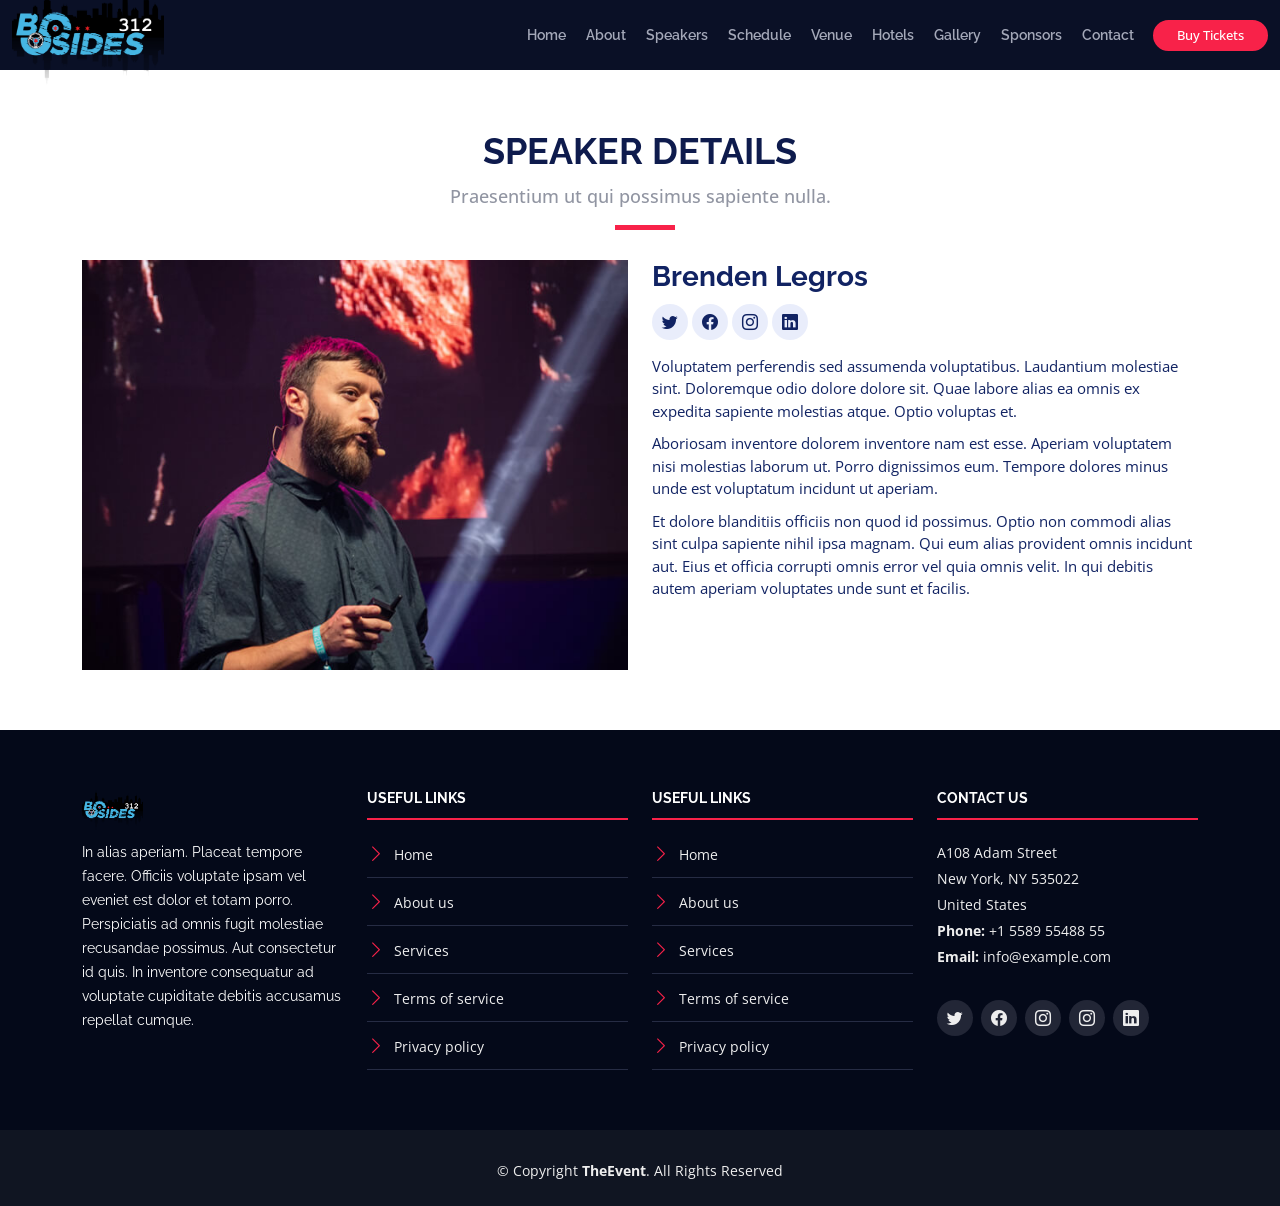
<file: wwwdev/speaker-details.html>
<!DOCTYPE html>
<html lang="en">

<head>
  <meta charset="utf-8">
  <meta content="width=device-width, initial-scale=1.0" name="viewport">

  <title>TheEvent Bootstrap Template - Speaker Details</title>
  <meta content="" name="description">
  <meta content="" name="keywords">

  <!-- Favicons -->
  <link href="assets/img/favicon.png" rel="icon">
  <link href="assets/img/apple-touch-icon.png" rel="apple-touch-icon">

  <!-- Google Fonts -->
  <link href="https://fonts.googleapis.com/css?family=Open+Sans:300,300i,400,400i,700,700i|Raleway:300,400,500,700,800" rel="stylesheet">

  <!-- Vendor CSS Files -->
  <link href="assets/vendor/aos/aos.css" rel="stylesheet">
  <link href="assets/vendor/bootstrap/css/bootstrap.min.css" rel="stylesheet">
  <link href="assets/vendor/bootstrap-icons/bootstrap-icons.css" rel="stylesheet">
  <link href="assets/vendor/glightbox/css/glightbox.min.css" rel="stylesheet">
  <link href="assets/vendor/swiper/swiper-bundle.min.css" rel="stylesheet">

  <!-- Template Main CSS File -->
  <link href="assets/css/style.css" rel="stylesheet">

  <!-- =======================================================
  * Template Name: TheEvent
  * Updated: Sep 18 2023 with Bootstrap v5.3.2
  * Template URL: https://bootstrapmade.com/theevent-conference-event-bootstrap-template/
  * Author: BootstrapMade.com
  * License: https://bootstrapmade.com/license/
  ======================================================== -->
</head>

<body>

  <!-- ======= Header ======= -->
  <header id="header" class="d-flex align-items-center header-inner">
    <div class="container-fluid container-xxl d-flex align-items-center">

      <div id="logo" class="me-auto">
        <!-- Uncomment below if you prefer to use a text logo -->
        <!-- <h1><a href="index.html">The<span>Event</span></a></h1>-->
        <a href="index.html" class="scrollto"><img src="assets/img/logo.png" alt="" title=""></a>
      </div>

      <nav id="navbar" class="navbar order-last order-lg-0">
        <ul>
          <li><a class="nav-link scrollto " href="#hero">Home</a></li>
          <li><a class="nav-link scrollto" href="#about">About</a></li>
          <li><a class="nav-link scrollto" href="#speakers">Speakers</a></li>
          <li><a class="nav-link scrollto" href="#schedule">Schedule</a></li>
          <li><a class="nav-link scrollto" href="#venue">Venue</a></li>
          <li><a class="nav-link scrollto" href="#hotels">Hotels</a></li>
          <li><a class="nav-link scrollto" href="#gallery">Gallery</a></li>
          <li><a class="nav-link scrollto" href="#supporters">Sponsors</a></li>
          <!-- <li class="dropdown"><a href="#"><span>Drop Down</span> <i class="bi bi-chevron-down"></i></a>
          <ul>
            <li><a href="#">Drop Down 1</a></li>
            <li class="dropdown"><a href="#"><span>Deep Drop Down</span> <i class="bi bi-chevron-right"></i></a>
              <ul>
                <li><a href="#">Deep Drop Down 1</a></li>
                <li><a href="#">Deep Drop Down 2</a></li>
                <li><a href="#">Deep Drop Down 3</a></li>
                <li><a href="#">Deep Drop Down 4</a></li>
                <li><a href="#">Deep Drop Down 5</a></li>
              </ul>
            </li>
            <li><a href="#">Drop Down 2</a></li>
            <li><a href="#">Drop Down 3</a></li>
            <li><a href="#">Drop Down 4</a></li>
          </ul>
        </li> -->
          <li><a class="nav-link scrollto" href="#contact">Contact</a></li>
        </ul>
        <i class="bi bi-list mobile-nav-toggle"></i>
      </nav><!-- .navbar -->
      <a class="buy-tickets scrollto" href="#buy-tickets">Buy Tickets</a>

    </div>
  </header><!-- End Header -->

  <main id="main" class="main-page">

    <!-- ======= Speaker Details Sectionn ======= -->
    <section id="speakers-details">
      <div class="container">
        <div class="section-header">
          <h2>Speaker Details</h2>
          <p>Praesentium ut qui possimus sapiente nulla.</p>
        </div>

        <div class="row">
          <div class="col-md-6">
            <img src="assets/img/speakers/1.jpg" alt="Speaker 1" class="img-fluid">
          </div>

          <div class="col-md-6">
            <div class="details">
              <h2>Brenden Legros</h2>
              <div class="social">
                <a href=""><i class="bi bi-twitter"></i></a>
                <a href=""><i class="bi bi-facebook"></i></a>
                <a href=""><i class="bi bi-instagram"></i></a>
                <a href=""><i class="bi bi-linkedin"></i></a>
              </div>
              <p>Voluptatem perferendis sed assumenda voluptatibus. Laudantium molestiae sint. Doloremque odio dolore dolore sit. Quae labore alias ea omnis ex expedita sapiente molestias atque. Optio voluptas et.</p>

              <p>Aboriosam inventore dolorem inventore nam est esse. Aperiam voluptatem nisi molestias laborum ut. Porro dignissimos eum. Tempore dolores minus unde est voluptatum incidunt ut aperiam.</p>

              <p>Et dolore blanditiis officiis non quod id possimus. Optio non commodi alias sint culpa sapiente nihil ipsa magnam. Qui eum alias provident omnis incidunt aut. Eius et officia corrupti omnis error vel quia omnis velit. In qui debitis autem aperiam voluptates unde sunt et facilis.</p>
            </div>
          </div>

        </div>
      </div>

    </section>

  </main><!-- End #main -->

  <!-- ======= Footer ======= -->
  <footer id="footer">
    <div class="footer-top">
      <div class="container">
        <div class="row">

          <div class="col-lg-3 col-md-6 footer-info">
            <img src="assets/img/logo.png" alt="TheEvenet">
            <p>In alias aperiam. Placeat tempore facere. Officiis voluptate ipsam vel eveniet est dolor et totam porro. Perspiciatis ad omnis fugit molestiae recusandae possimus. Aut consectetur id quis. In inventore consequatur ad voluptate cupiditate debitis accusamus repellat cumque.</p>
          </div>

          <div class="col-lg-3 col-md-6 footer-links">
            <h4>Useful Links</h4>
            <ul>
              <li><i class="bi bi-chevron-right"></i> <a href="#">Home</a></li>
              <li><i class="bi bi-chevron-right"></i> <a href="#">About us</a></li>
              <li><i class="bi bi-chevron-right"></i> <a href="#">Services</a></li>
              <li><i class="bi bi-chevron-right"></i> <a href="#">Terms of service</a></li>
              <li><i class="bi bi-chevron-right"></i> <a href="#">Privacy policy</a></li>
            </ul>
          </div>

          <div class="col-lg-3 col-md-6 footer-links">
            <h4>Useful Links</h4>
            <ul>
              <li><i class="bi bi-chevron-right"></i> <a href="#">Home</a></li>
              <li><i class="bi bi-chevron-right"></i> <a href="#">About us</a></li>
              <li><i class="bi bi-chevron-right"></i> <a href="#">Services</a></li>
              <li><i class="bi bi-chevron-right"></i> <a href="#">Terms of service</a></li>
              <li><i class="bi bi-chevron-right"></i> <a href="#">Privacy policy</a></li>
            </ul>
          </div>

          <div class="col-lg-3 col-md-6 footer-contact">
            <h4>Contact Us</h4>
            <p>
              A108 Adam Street <br>
              New York, NY 535022<br>
              United States <br>
              <strong>Phone:</strong> +1 5589 55488 55<br>
              <strong>Email:</strong> info@example.com<br>
            </p>

            <div class="social-links">
              <a href="#" class="twitter"><i class="bi bi-twitter"></i></a>
              <a href="#" class="facebook"><i class="bi bi-facebook"></i></a>
              <a href="#" class="instagram"><i class="bi bi-instagram"></i></a>
              <a href="#" class="google-plus"><i class="bi bi-instagram"></i></a>
              <a href="#" class="linkedin"><i class="bi bi-linkedin"></i></a>
            </div>

          </div>

        </div>
      </div>
    </div>

    <div class="container">
      <div class="copyright">
        &copy; Copyright <strong>TheEvent</strong>. All Rights Reserved
      </div>
      
    </div>
  </footer><!-- End  Footer -->

  <a href="#" class="back-to-top d-flex align-items-center justify-content-center"><i class="bi bi-arrow-up-short"></i></a>

  <!-- Vendor JS Files -->
  <script src="assets/vendor/aos/aos.js"></script>
  <script src="assets/vendor/bootstrap/js/bootstrap.bundle.min.js"></script>
  <script src="assets/vendor/glightbox/js/glightbox.min.js"></script>
  <script src="assets/vendor/swiper/swiper-bundle.min.js"></script>
  <script src="assets/vendor/php-email-form/validate.js"></script>

  <!-- Template Main JS File -->
  <script src="assets/js/main.js"></script>

</body>

</html>
</file>
<file: wwwdev/assets/css/style.css>
/**
* Template Name: TheEvent
* Updated: Sep 18 2023 with Bootstrap v5.3.2
* Template URL: https://bootstrapmade.com/theevent-conference-event-bootstrap-template/
* Author: BootstrapMade.com
* License: https://bootstrapmade.com/license/
*/

/*--------------------------------------------------------------
# General
--------------------------------------------------------------*/
body {
  background: #fff;
  color: #2f3138;
  font-family: "Open Sans", sans-serif;
}

a {
  color: #f82249;
  text-decoration: none;
  transition: 0.5s;
}

a:hover,
a:active,
a:focus {
  color: #f8234a;
  outline: none;
  text-decoration: none;
}

p {
  padding: 0;
  margin: 0 0 30px 0;
}

h1,
h2,
h3,
h4,
h5,
h6 {
  font-family: "Raleway", sans-serif;
  font-weight: 400;
  margin: 0 0 20px 0;
  padding: 0;
  color: #0e1b4d;
}

.main-page {
  margin-top: 70px;
}

/* Prelaoder */
#preloader {
  position: fixed;
  left: 0;
  top: 0;
  z-index: 999;
  width: 100%;
  height: 100%;
  overflow: visible;
  background: #fff url("../img/preloader.svg") no-repeat center center;
}

/*--------------------------------------------------------------
# Back to top button
--------------------------------------------------------------*/
.back-to-top {
  position: fixed;
  visibility: hidden;
  opacity: 0;
  right: 15px;
  bottom: 15px;
  z-index: 996;
  background: #f82249;
  width: 40px;
  height: 40px;
  border-radius: 50px;
  transition: all 0.4s;
}

.back-to-top i {
  font-size: 28px;
  color: #fff;
  line-height: 0;
}

.back-to-top:hover {
  background: #f94a6a;
  color: #fff;
}

.back-to-top.active {
  visibility: visible;
  opacity: 1;
}

/* Sections Header
--------------------------------*/
.section-header {
  margin-bottom: 30px;
  position: relative;
  padding-bottom: 20px;
}

.section-header::before {
  content: "";
  position: absolute;
  display: block;
  width: 60px;
  height: 5px;
  background: #f82249;
  bottom: 0;
  left: calc(50% - 25px);
}

.section-header h2 {
  font-size: 36px;
  text-transform: uppercase;
  text-align: center;
  font-weight: 700;
  margin-bottom: 10px;
}

.section-header h3 {
  font-size: 24px;
  text-transform: uppercase;
  text-align: center;
  font-weight: 700;
  margin-bottom: 0px;
}

.section-header p {
  text-align: center;
  padding: 0;
  margin: 0;
  font-size: 18px;
  font-weight: 500;
  color: #9195a2;
}

.section-with-bg {
  background-color: #f6f7fd;
}

/*--------------------------------------------------------------
# Header
--------------------------------------------------------------*/
#header {
  height: 125px;
  position: fixed;
  left: 0;
  top: 0;
  right: 0;
  transition: all 0.5s;
  z-index: 997;
}

#header.header-scrolled,
#header.header-inner {
  background: rgba(6, 12, 34, 0.98);
  height: 70px;
}

#header #logo h1 {
  font-size: 36px;
  margin: 0;
  font-family: "Raleway", sans-serif;
  font-weight: 700;
  letter-spacing: 3px;
  text-transform: uppercase;
}

#header #logo h1 span {
  color: #f82249;
}

#header #logo h1 a,
#header #logo h1 a:hover {
  color: #fff;
}

#header #logo img {
  padding: 10;
  margin: 0;
  max-height: 100px;
}

@media (max-width: 992px) {
  #header #logo img {
    max-height: 100px;
  }
}

/*--------------------------------------------------------------
# Buy Tickets
--------------------------------------------------------------*/
.buy-tickets {
  color: #fff;
  background: #f82249;
  padding: 7px 22px;
  margin: 0 0 0 15px;
  border-radius: 50px;
  border: 2px solid #f82249;
  transition: all ease-in-out 0.3s;
  font-weight: 500;
  line-height: 1;
  font-size: 13px;
  white-space: nowrap;
}

.buy-tickets:hover {
  background: none;
  color: #fff;
}

.buy-tickets:focus {
  color: #fff;
}

@media (max-width: 992px) {
  .buy-tickets {
    margin: 0 15px 0 0;
  }
}

/*--------------------------------------------------------------
# Navigation Menu
--------------------------------------------------------------*/
/**
* Desktop Navigation 
*/
.navbar {
  padding: 0;
}

.navbar ul {
  margin: 0;
  padding: 0;
  display: flex;
  list-style: none;
  align-items: center;
}

.navbar li {
  position: relative;
}

.navbar>ul>li {
  white-space: nowrap;
  padding: 10px 0 10px 12px;
}

.navbar a,
.navbar a:focus {
  display: flex;
  align-items: center;
  justify-content: space-between;
  color: rgba(202, 206, 221, 0.8);
  font-family: "Raleway", sans-serif;
  font-weight: 600;
  font-size: 14px;
  white-space: nowrap;
  transition: 0.3s;
  position: relative;
  padding: 6px 4px;
}

.navbar a i,
.navbar a:focus i {
  font-size: 12px;
  line-height: 0;
  margin-left: 5px;
}

.navbar>ul>li>a:before {
  content: "";
  position: absolute;
  width: 0;
  height: 2px;
  bottom: -6px;
  left: 0;
  background-color: #f82249;
  visibility: hidden;
  transition: all 0.3s ease-in-out 0s;
}

.navbar a:hover:before,
.navbar li:hover>a:before,
.navbar .active:before {
  visibility: visible;
  width: 100%;
}

.navbar a:hover,
.navbar .active,
.navbar .active:focus,
.navbar li:hover>a {
  color: #fff;
}

.navbar .dropdown ul {
  display: block;
  position: absolute;
  left: 12px;
  top: calc(100% + 30px);
  margin: 0;
  padding: 10px 0;
  z-index: 99;
  opacity: 0;
  visibility: hidden;
  background: #fff;
  box-shadow: 0px 0px 30px rgba(127, 137, 161, 0.25);
  transition: 0.3s;
}

.navbar .dropdown ul li {
  min-width: 200px;
}

.navbar .dropdown ul a {
  padding: 10px 20px;
  font-size: 14px;
  text-transform: none;
  color: #060c22;
}

.navbar .dropdown ul a i {
  font-size: 12px;
}

.navbar .dropdown ul a:hover,
.navbar .dropdown ul .active:hover,
.navbar .dropdown ul li:hover>a {
  color: #f82249;
}

.navbar .dropdown:hover>ul {
  opacity: 1;
  top: 100%;
  visibility: visible;
}

.navbar .dropdown .dropdown ul {
  top: 0;
  left: calc(100% - 30px);
  visibility: hidden;
}

.navbar .dropdown .dropdown:hover>ul {
  opacity: 1;
  top: 0;
  left: 100%;
  visibility: visible;
}

@media (max-width: 1366px) {
  .navbar .dropdown .dropdown ul {
    left: -90%;
  }

  .navbar .dropdown .dropdown:hover>ul {
    left: -100%;
  }
}

/**
* Mobile Navigation 
*/
.mobile-nav-toggle {
  color: #fff;
  font-size: 28px;
  cursor: pointer;
  display: none;
  line-height: 0;
  transition: 0.5s;
}

@media (max-width: 991px) {
  .mobile-nav-toggle {
    display: block;
  }

  .navbar ul {
    display: none;
  }
}

.navbar-mobile {
  position: fixed;
  overflow: hidden;
  top: 0;
  right: 0;
  left: 0;
  bottom: 0;
  background: rgba(0, 0, 0, 0.9);
  transition: 0.3s;
  z-index: 999;
}

.navbar-mobile .mobile-nav-toggle {
  position: absolute;
  top: 15px;
  right: 15px;
}

.navbar-mobile ul {
  display: block;
  position: absolute;
  top: 55px;
  right: 15px;
  bottom: 15px;
  left: 15px;
  padding: 10px 0;
  background-color: #fff;
  overflow-y: auto;
  transition: 0.3s;
}

.navbar-mobile>ul>li {
  padding: 0;
}

.navbar-mobile a:hover:before,
.navbar-mobile li:hover>a:before,
.navbar-mobile .active:before {
  visibility: hidden;
}

.navbar-mobile a,
.navbar-mobile a:focus {
  padding: 10px 20px;
  font-size: 15px;
  color: #060c22;
}

.navbar-mobile a:hover,
.navbar-mobile .active,
.navbar-mobile li:hover>a {
  color: #f82249;
}

.navbar-mobile .getstarted,
.navbar-mobile .getstarted:focus {
  margin: 15px;
}

.navbar-mobile .dropdown ul {
  position: static;
  display: none;
  margin: 10px 20px;
  padding: 10px 0;
  z-index: 99;
  opacity: 1;
  visibility: visible;
  background: #fff;
  box-shadow: 0px 0px 30px rgba(127, 137, 161, 0.25);
}

.navbar-mobile .dropdown ul li {
  min-width: 200px;
}

.navbar-mobile .dropdown ul a {
  padding: 10px 20px;
}

.navbar-mobile .dropdown ul a i {
  font-size: 12px;
}

.navbar-mobile .dropdown ul a:hover,
.navbar-mobile .dropdown ul .active:hover,
.navbar-mobile .dropdown ul li:hover>a {
  color: #f82249;
}

.navbar-mobile .dropdown>.dropdown-active {
  display: block;
}

/*--------------------------------------------------------------
# Hero Section
--------------------------------------------------------------*/
#hero {
  width: 100%;
  height: 100vh;
  background: url(../img/hero-bg.jpg) top center;
  background-size: cover;
  overflow: hidden;
  position: relative;
}

@media (min-width: 1024px) {
  #hero {
    background-attachment: fixed;
  }
}

#hero:before {
  content: "";
  background: rgba(6, 12, 34, 0.8);
  position: absolute;
  bottom: 0;
  top: 0;
  left: 0;
  right: 0;
}

#hero .hero-container {
  position: absolute;
  bottom: 0;
  left: 0;
  top: 90px;
  right: 0;
  display: flex;
  justify-content: center;
  align-items: center;
  flex-direction: column;
  text-align: center;
  padding: 0 15px;
}

@media (max-width: 991px) {
  #hero .hero-container {
    top: 70px;
  }
}

#hero h1 {
  color: #fff;
  font-family: "Raleway", sans-serif;
  font-size: 56px;
  font-weight: 600;
  text-transform: uppercase;
}

#hero h1 span {
  color: #f82249;
}

@media (max-width: 991px) {
  #hero h1 {
    font-size: 34px;
  }
}

#hero p {
  color: #ebebeb;
  font-weight: 700;
  font-size: 20px;
}

@media (max-width: 991px) {
  #hero p {
    font-size: 16px;
  }
}

#hero .play-btn {
  width: 94px;
  height: 94px;
  background: radial-gradient(#f82249 50%, rgba(101, 111, 150, 0.15) 52%);
  border-radius: 50%;
  display: block;
  position: relative;
  overflow: hidden;
}

#hero .play-btn::after {
  content: "";
  position: absolute;
  left: 50%;
  top: 50%;
  transform: translateX(-40%) translateY(-50%);
  width: 0;
  height: 0;
  border-top: 10px solid transparent;
  border-bottom: 10px solid transparent;
  border-left: 15px solid #fff;
  z-index: 100;
  transition: all 400ms cubic-bezier(0.55, 0.055, 0.675, 0.19);
}

#hero .play-btn:before {
  content: "";
  position: absolute;
  width: 120px;
  height: 120px;
  animation-delay: 0s;
  animation: pulsate-btn 2s;
  animation-direction: forwards;
  animation-iteration-count: infinite;
  animation-timing-function: steps;
  opacity: 1;
  border-radius: 50%;
  border: 2px solid rgba(163, 163, 163, 0.4);
  top: -15%;
  left: -15%;
  background: rgba(198, 16, 0, 0);
}

#hero .play-btn:hover::after {
  border-left: 15px solid #f82249;
  transform: scale(20);
}

#hero .play-btn:hover::before {
  content: "";
  position: absolute;
  left: 50%;
  top: 50%;
  transform: translateX(-40%) translateY(-50%);
  width: 0;
  height: 0;
  border: none;
  border-top: 10px solid transparent;
  border-bottom: 10px solid transparent;
  border-left: 15px solid #fff;
  z-index: 200;
  animation: none;
  border-radius: 0;
}

#hero .about-btn {
  font-family: "Raleway", sans-serif;
  font-weight: 500;
  font-size: 14px;
  letter-spacing: 1px;
  display: inline-block;
  padding: 12px 32px;
  border-radius: 50px;
  transition: 0.5s;
  line-height: 1;
  margin: 10px;
  color: #fff;
  animation-delay: 0.8s;
  border: 2px solid #f82249;
}

#hero .about-btn:hover {
  background: #f82249;
  color: #fff;
}

@keyframes pulsate-btn {
  0% {
    transform: scale(0.6, 0.6);
    opacity: 1;
  }

  100% {
    transform: scale(1, 1);
    opacity: 0;
  }
}

/*--------------------------------------------------------------
# About Section
--------------------------------------------------------------*/
#about {
  background: url("../img/about-bg.jpg");
  background-size: cover;
  overflow: hidden;
  position: relative;
  color: #fff;
  padding: 60px 0 40px 0;
}

@media (min-width: 1024px) {
  #about {
    background-attachment: fixed;
  }
}

#about:before {
  content: "";
  background: rgba(13, 20, 41, 0.8);
  position: absolute;
  bottom: 0;
  top: 0;
  left: 0;
  right: 0;
}

#about h2 {
  font-size: 36px;
  font-weight: bold;
  margin-bottom: 10px;
  color: #fff;
}

#about h3 {
  font-size: 18px;
  font-weight: bold;
  text-transform: uppercase;
  margin-bottom: 10px;
  color: #fff;
}

#about p {
  font-size: 14px;
  margin-bottom: 20px;
  color: #fff;
}

/*--------------------------------------------------------------
# CFP Section
--------------------------------------------------------------*/
#cfp {
  padding: 60px 0;
}

#cfp .card {
  border: none;
  border-radius: 5px;
  transition: all 0.3s ease-in-out;
  box-shadow: 0 10px 25px 0 rgba(6, 12, 34, 0.1);
}

#cfp .card:hover {
  box-shadow: 0 10px 35px 0 rgba(6, 12, 34, 0.2);
}

#cfp .card hr {
  margin: 25px 0;
}

#cfp .card .card-title {
  margin: 10px 0;
  font-size: 14px;
  letter-spacing: 1px;
  font-weight: bold;
}

#cfp .card .card-price {
  font-size: 48px;
  margin: 0;
}

#cfp .card ul li {
  margin-bottom: 20px;
}

#cfp .card .text-muted {
  opacity: 0.7;
}

#cfp .card .btn {
  font-size: 15px;
  border-radius: 50px;
  padding: 10px 40px;
  transition: all 0.2s;
  background-color: #f82249;
  border: 0;
  color: #fff;
}

#cfp .card .btn:hover {
  background-color: #e0072f;
}

#cfp #cfp-modal input,
#buy-tickets #buy-ticket-modal select {
  border-radius: 0;
}

#cfp #cfp-modal .btn {
  font-size: 15px;
  border-radius: 50px;
  padding: 10px 40px;
  transition: all 0.2s;
  background-color: #f82249;
  border: 0;
  color: #fff;
}

#cfp #cfp-modal .btn:hover {
  background-color: #e0072f;
}

/*--------------------------------------------------------------
# Speakers Section
--------------------------------------------------------------*/
#speakers {
  padding: 60px 0 30px 0;
}

#speakers .speaker {
  position: relative;
  overflow: hidden;
  margin-bottom: 30px;
}

#speakers .speaker .details {
  background: rgba(6, 12, 34, 0.76);
  position: absolute;
  left: 0;
  bottom: -40px;
  right: 0;
  text-align: center;
  padding-top: 10px;
  transition: all 300ms cubic-bezier(0.645, 0.045, 0.355, 1);
}

#speakers .speaker .details h3 {
  color: #fff;
  font-size: 22px;
  font-weight: 600;
  margin-bottom: 5px;
}

#speakers .speaker .details p {
  color: #fff;
  font-size: 15px;
  margin-bottom: 10px;
  font-style: italic;
}

#speakers .speaker .details .social {
  height: 40px;
}

#speakers .speaker .details .social i {
  line-height: 0;
  margin: 0 2px;
}

#speakers .speaker .details a {
  color: #fff;
}

#speakers .speaker .details a:hover {
  color: #f82249;
}

#speakers .speaker:hover .details {
  bottom: 0;
}

#speakers-details {
  padding: 60px 0;
}

#speakers-details .details h2 {
  color: #112363;
  font-size: 28px;
  font-weight: 700;
  margin-bottom: 10px;
}

#speakers-details .details .social {
  margin-bottom: 15px;
}

#speakers-details .details .social a {
  background: #e9edfb;
  color: #112363;
  line-height: 1;
  display: inline-block;
  text-align: center;
  border-radius: 50%;
  width: 36px;
  height: 36px;
  display: inline-flex;
  align-items: center;
  justify-content: center;
}

#speakers-details .details .social a:hover {
  background: #f82249;
  color: #fff;
}

#speakers-details .details .social a i {
  font-size: 16px;
  line-height: 0;
}

#speakers-details .details p {
  color: #112363;
  font-size: 15px;
  margin-bottom: 10px;
}

/*--------------------------------------------------------------
# Schedule Section
--------------------------------------------------------------*/
#schedule {
  padding: 60px 0 60px 0;
}

#schedule .nav-tabs {
  text-align: center;
  margin: auto;
  display: block;
  border-bottom: 0;
  margin-bottom: 30px;
}

#schedule .nav-tabs li {
  display: inline-block;
  margin-bottom: 0;
}

#schedule .nav-tabs a {
  border: none;
  border-radius: 50px;
  font-weight: 600;
  background-color: #0e1b4d;
  color: #fff;
  padding: 10px 100px;
}

@media (max-width: 991px) {
  #schedule .nav-tabs a {
    padding: 8px 60px;
  }
}

@media (max-width: 767px) {
  #schedule .nav-tabs a {
    padding: 8px 50px;
  }
}

@media (max-width: 480px) {
  #schedule .nav-tabs a {
    padding: 8px 30px;
  }
}

#schedule .nav-tabs a.active {
  background-color: #f82249;
  color: #fff;
}

#schedule .sub-heading {
  text-align: center;
  font-size: 18px;
  font-style: italic;
  margin: 0 auto 30px auto;
}

@media (min-width: 991px) {
  #schedule .sub-heading {
    width: 75%;
  }
}

#schedule .tab-pane {
  transition: ease-in-out 0.2s;
}

#schedule .schedule-item {
  border-bottom: 1px solid #cad4f6;
  padding-top: 15px;
  padding-bottom: 15px;
  transition: background-color ease-in-out 0.3s;
}

#schedule .schedule-item:hover {
  background-color: #fff;
}

#schedule .schedule-item time {
  padding-bottom: 5px;
  display: inline-block;
}

#schedule .schedule-item .speaker {
  width: 60px;
  height: 60px;
  overflow: hidden;
  border-radius: 50%;
  float: left;
  margin: 0 10px 10px 0;
}

#schedule .schedule-item .speaker img {
  height: 100%;
  transform: translateX(-50%);
  margin-left: 50%;
  transition: all ease-in-out 0.3s;
}

#schedule .schedule-item h4 {
  font-size: 18px;
  font-weight: 600;
  margin-bottom: 5px;
}

#schedule .schedule-item h4 span {
  font-style: italic;
  color: #19328e;
  font-weight: normal;
  font-size: 16px;
}

#schedule .schedule-item p {
  font-style: italic;
  color: #152b79;
  margin-bottom: 0;
}

/*--------------------------------------------------------------
# Venue Section
--------------------------------------------------------------*/
#venue {
  padding: 60px 0;
}

#venue .container-fluid {
  margin-bottom: 3px;
}

#venue .venue-map iframe {
  width: 100%;
  height: 100%;
  min-height: 300px;
}

#venue .venue-info {
  background: url("../img/venue-info-bg.jpg") top center no-repeat;
  background-size: cover;
  position: relative;
  padding-top: 60px;
  padding-bottom: 60px;
}

#venue .venue-info:before {
  content: "";
  background: rgba(13, 20, 41, 0.8);
  position: absolute;
  bottom: 0;
  top: 0;
  left: 0;
  right: 0;
}

#venue .venue-info h3 {
  font-size: 36px;
  font-weight: 700;
  color: #fff;
}

@media (max-width: 574px) {
  #venue .venue-info h3 {
    font-size: 24px;
  }
}

#venue .venue-info p {
  color: #fff;
  margin-bottom: 0;
}

#venue .venue-gallery-container {
  padding-right: 12px;
}

#venue .venue-gallery {
  overflow: hidden;
  border-right: 3px solid #fff;
  border-bottom: 3px solid #fff;
}

#venue .venue-gallery img {
  transition: all ease-in-out 0.4s;
}

#venue .venue-gallery:hover img {
  transform: scale(1.1);
}

/*--------------------------------------------------------------
# Hotels Section
--------------------------------------------------------------*/
#hotels {
  padding: 60px 0;
}

#hotels .hotel {
  border: 1px solid #e0e5fa;
  background: #fff;
  margin-bottom: 30px;
}

#hotels .hotel:hover .hotel-img img {
  transform: scale(1.1);
}

#hotels .hotel-img {
  overflow: hidden;
  margin-bottom: 15px;
}

#hotels .hotel-img img {
  transition: 0.3s ease-in-out;
}

#hotels h3 {
  font-weight: 600;
  font-size: 20px;
  margin-bottom: 5px;
  padding: 0 20px;
}

#hotels a {
  color: #152b79;
}

#hotels a:hover {
  color: #f82249;
}

#hotels .stars {
  padding: 0 20px;
  margin-bottom: 5px;
}

#hotels .stars i {
  color: rgb(255, 195, 29);
}

#hotels p {
  padding: 0 20px;
  margin-bottom: 20px;
  color: #060c22;
  font-style: italic;
  font-size: 15px;
}

/*--------------------------------------------------------------
# Gallery Section
--------------------------------------------------------------*/
#gallery {
  padding: 60px;
  overflow: hidden;
}

#gallery .swiper-pagination {
  margin-top: 20px;
  position: relative;
}

#gallery .swiper-pagination .swiper-pagination-bullet {
  width: 12px;
  height: 12px;
  background-color: #fff;
  opacity: 1;
  border: 1px solid #f82249;
}

#gallery .swiper-pagination .swiper-pagination-bullet-active {
  background-color: #f82249;
}

#gallery .swiper-slide-active {
  text-align: center;
}

@media (min-width: 992px) {
  #gallery .swiper-wrapper {
    padding: 40px 0;
  }

  #gallery .swiper-slide-active {
    border: 5px solid #f82249;
    padding: 4px;
    background: #fff;
    z-index: 1;
    transform: scale(1.15);
    margin-top: 6px;
  }
}

/*--------------------------------------------------------------
# Sponsors Section
--------------------------------------------------------------*/
#supporters {
  padding: 60px 0;
}

#supporters .supporters-wrap {
  border-top: 1px solid #e0e5fa;
  border-left: 1px solid #e0e5fa;
  margin-bottom: 30px;
}

#supporters .supporter-logo {
  padding: 30px;
  display: flex;
  justify-content: center;
  align-items: center;
  border-right: 1px solid #e0e5fa;
  border-bottom: 1px solid #e0e5fa;
  overflow: hidden;
  background: rgba(255, 255, 255, 0.5);
  height: 160px;
}

#supporters .supporter-logo:hover img {
  transform: scale(1.2);
}

#supporters img {
  transition: all 0.4s ease-in-out;
}

/*--------------------------------------------------------------
# F.A.Q Section
--------------------------------------------------------------*/
#faq {
  padding: 60px 0;
}

#faq .faq-list {
  padding: 0;
  list-style: none;
}

#faq .faq-list li {
  border-bottom: 1px solid #e9eaed;
  margin-bottom: 20px;
  padding-bottom: 20px;
}

#faq .faq-list .question {
  display: block;
  position: relative;
  font-family: #f82249;
  font-size: 18px;
  line-height: 24px;
  font-weight: 400;
  padding-left: 25px;
  cursor: pointer;
  color: #e0072f;
  transition: 0.3s;
}

#faq .faq-list i {
  font-size: 16px;
  position: absolute;
  left: 0;
  top: -2px;
}

#faq .faq-list p {
  margin-bottom: 0;
  padding: 10px 0 0 25px;
}

#faq .faq-list .icon-show {
  display: none;
}

#faq .faq-list .collapsed {
  color: black;
}

#faq .faq-list .collapsed:hover {
  color: #f82249;
}

#faq .faq-list .collapsed .icon-show {
  display: inline-block;
  transition: 0.6s;
}

#faq .faq-list .collapsed .icon-close {
  display: none;
  transition: 0.6s;
}

/*--------------------------------------------------------------
# Subscribe Section
--------------------------------------------------------------*/
#subscribe {
  padding: 60px;
  background: url(../img/subscribe-bg.jpg) center center no-repeat;
  background-size: cover;
  overflow: hidden;
  position: relative;
}

#subscribe:before {
  content: "";
  background: rgba(6, 12, 34, 0.6);
  position: absolute;
  bottom: 0;
  top: 0;
  left: 0;
  right: 0;
}

@media (min-width: 1024px) {
  #subscribe {
    background-attachment: fixed;
  }
}

#subscribe .section-header h2,
#subscribe p {
  color: #fff;
}

#subscribe input {
  background: #fff;
  color: #060c22;
  border: 0;
  outline: none;
  margin: 0;
  padding: 9px 20px;
  border-radius: 50px;
  font-size: 14px;
}

@media (min-width: 767px) {
  #subscribe input {
    min-width: 400px;
  }
}

#subscribe button {
  border: 0;
  padding: 9px 25px;
  cursor: pointer;
  background: #f82249;
  color: #fff;
  transition: all 0.3s ease;
  outline: none;
  font-size: 14px;
  border-radius: 50px;
}

#subscribe button:hover {
  background: #e0072f;
}

@media (max-width: 460px) {
  #subscribe button {
    margin-top: 10px;
  }
}

/*--------------------------------------------------------------
# Buy Tickets Section
--------------------------------------------------------------*/
#buy-tickets {
  padding: 60px 0;
}

#buy-tickets .card {
  border: none;
  border-radius: 5px;
  transition: all 0.3s ease-in-out;
  box-shadow: 0 10px 25px 0 rgba(6, 12, 34, 0.1);
}

#buy-tickets .card:hover {
  box-shadow: 0 10px 35px 0 rgba(6, 12, 34, 0.2);
}

#buy-tickets .card hr {
  margin: 25px 0;
}

#buy-tickets .card .card-title {
  margin: 10px 0;
  font-size: 14px;
  letter-spacing: 1px;
  font-weight: bold;
}

#buy-tickets .card .card-price {
  font-size: 48px;
  margin: 0;
}

#buy-tickets .card ul li {
  margin-bottom: 20px;
}

#buy-tickets .card .text-muted {
  opacity: 0.7;
}

#buy-tickets .card .btn {
  font-size: 15px;
  border-radius: 50px;
  padding: 10px 40px;
  transition: all 0.2s;
  background-color: #f82249;
  border: 0;
  color: #fff;
}

#buy-tickets .card .btn:hover {
  background-color: #e0072f;
}

#buy-tickets #buy-ticket-modal input,
#buy-tickets #buy-ticket-modal select {
  border-radius: 0;
}

#buy-tickets #buy-ticket-modal .btn {
  font-size: 15px;
  border-radius: 50px;
  padding: 10px 40px;
  transition: all 0.2s;
  background-color: #f82249;
  border: 0;
  color: #fff;
}

#buy-tickets #buy-ticket-modal .btn:hover {
  background-color: #e0072f;
}

/*--------------------------------------------------------------
# Contact Section
--------------------------------------------------------------*/
#contact {
  padding: 60px 0;
}

#contact .contact-info {
  margin-bottom: 20px;
  text-align: center;
}

#contact .contact-info i {
  font-size: 48px;
  display: inline-block;
  margin-bottom: 10px;
  color: #f82249;
}

#contact .contact-info address,
#contact .contact-info p {
  margin-bottom: 0;
  color: #112363;
}

#contact .contact-info h3 {
  font-size: 18px;
  margin-bottom: 15px;
  font-weight: bold;
  text-transform: uppercase;
  color: #112363;
}

#contact .contact-info a {
  color: #4869df;
}

#contact .contact-info a:hover {
  color: #f82249;
}

#contact .contact-address,
#contact .contact-phone,
#contact .contact-email {
  margin-bottom: 20px;
}

@media (min-width: 768px) {

  #contact .contact-address,
  #contact .contact-phone,
  #contact .contact-email {
    padding: 20px 0;
  }
}

@media (min-width: 768px) {
  #contact .contact-phone {
    border-left: 1px solid #ddd;
    border-right: 1px solid #ddd;
  }
}

#contact .php-email-form .error-message {
  display: none;
  color: #fff;
  background: #ed3c0d;
  text-align: left;
  padding: 15px;
  font-weight: 600;
}

#contact .php-email-form .error-message br+br {
  margin-top: 25px;
}

#contact .php-email-form .sent-message {
  display: none;
  color: #fff;
  background: #18d26e;
  text-align: center;
  padding: 15px;
  font-weight: 600;
}

#contact .php-email-form .loading {
  display: none;
  background: #fff;
  text-align: center;
  padding: 15px;
}

#contact .php-email-form .loading:before {
  content: "";
  display: inline-block;
  border-radius: 50%;
  width: 24px;
  height: 24px;
  margin: 0 10px -6px 0;
  border: 3px solid #18d26e;
  border-top-color: #eee;
  animation: animate-loading 1s linear infinite;
}

#contact .php-email-form input,
#contact .php-email-form textarea {
  border-radius: 0;
  box-shadow: none;
  font-size: 14px;
}

#contact .php-email-form input:focus,
#contact .php-email-form textarea:focus {
  border-color: #f82249;
}

#contact .php-email-form input {
  padding: 10px 15px;
}

#contact .php-email-form textarea {
  padding: 12px 15px;
}

#contact .php-email-form button[type=submit] {
  background: #f82249;
  border: 0;
  padding: 10px 40px;
  color: #fff;
  transition: 0.4s;
  border-radius: 50px;
  cursor: pointer;
}

#contact .php-email-form button[type=submit]:hover {
  background: #e0072f;
}

@keyframes animate-loading {
  0% {
    transform: rotate(0deg);
  }

  100% {
    transform: rotate(360deg);
  }
}

/*--------------------------------------------------------------
# Footer
--------------------------------------------------------------*/
#footer {
  background: #101522;
  padding: 0 0 25px 0;
  color: #eee;
  font-size: 14px;
}

#footer .footer-top {
  background: #040919;
  padding: 60px 0 30px 0;
}

#footer .footer-top .footer-info {
  margin-bottom: 30px;
}

#footer .footer-top .footer-info h3 {
  font-size: 26px;
  margin: 0 0 20px 0;
  padding: 2px 0 2px 0;
  line-height: 1;
  font-family: "Raleway", sans-serif;
  font-weight: 700;
  color: #fff;
}

#footer .footer-top .footer-info img {
  height: 40px;
  margin-bottom: 10px;
}

#footer .footer-top .footer-info p {
  font-size: 14px;
  line-height: 24px;
  margin-bottom: 0;
  font-family: "Raleway", sans-serif;
  color: #fff;
}

#footer .footer-top .social-links a {
  display: inline-block;
  background: #222636;
  color: #eee;
  line-height: 1;
  margin-right: 4px;
  border-radius: 50%;
  width: 36px;
  height: 36px;
  transition: 0.3s;
  display: inline-flex;
  align-items: center;
  justify-content: center;
}

#footer .footer-top .social-links a i {
  line-height: 0;
  font-size: 16px;
}

#footer .footer-top .social-links a:hover {
  background: #f82249;
  color: #fff;
}

#footer .footer-top h4 {
  font-size: 14px;
  font-weight: bold;
  color: #fff;
  text-transform: uppercase;
  position: relative;
  padding-bottom: 12px;
  border-bottom: 2px solid #f82249;
}

#footer .footer-top .footer-links {
  margin-bottom: 30px;
}

#footer .footer-top .footer-links ul {
  list-style: none;
  padding: 0;
  margin: 0;
}

#footer .footer-top .footer-links ul i {
  padding-right: 5px;
  color: #f82249;
  font-size: 18px;
}

#footer .footer-top .footer-links ul li {
  border-bottom: 1px solid #262c44;
  padding: 10px 0;
}

#footer .footer-top .footer-links ul li:first-child {
  padding-top: 0;
}

#footer .footer-top .footer-links ul a {
  color: #eee;
}

#footer .footer-top .footer-links ul a:hover {
  color: #f82249;
}

#footer .footer-top .footer-contact {
  margin-bottom: 30px;
}

#footer .footer-top .footer-contact p {
  line-height: 26px;
}

#footer .footer-top .footer-newsletter {
  margin-bottom: 30px;
}

#footer .footer-top .footer-newsletter input[type=email] {
  border: 0;
  padding: 6px 8px;
  width: 65%;
}

#footer .footer-top .footer-newsletter input[type=submit] {
  background: #f82249;
  border: 0;
  width: 35%;
  padding: 6px 0;
  text-align: center;
  color: #fff;
  transition: 0.3s;
  cursor: pointer;
}

#footer .footer-top .footer-newsletter input[type=submit]:hover {
  background: #e0072f;
}

#footer .copyright {
  text-align: center;
  padding-top: 30px;
}

#footer .credits {
  text-align: center;
  font-size: 13px;
  color: #ddd;
}
</file>
<file: assets/css/style.css>
/**
* Template Name: TheEvent
* Updated: Sep 18 2023 with Bootstrap v5.3.2
* Template URL: https://bootstrapmade.com/theevent-conference-event-bootstrap-template/
* Author: BootstrapMade.com
* License: https://bootstrapmade.com/license/
*/

/*--------------------------------------------------------------
# CSS Variables
--------------------------------------------------------------*/
:root {
  --primary-color: #f82249;
  --secondary-color: #fff;
  --background-color: #212529;
  --text-color: #eee;
  --hover-color: #e0072f;
}

/*--------------------------------------------------------------
# General Styles
--------------------------------------------------------------*/
body {
  background: var(--background-color);
  color: var(--text-color);
  font-family: "Open Sans", Arial, sans-serif;
}

a {
  color: var(--primary-color);
  text-decoration: none;
  transition: 0.5s;
}

a:hover,
a:active,
a:focus {
  color: var(--hover-color);
  outline: none;
  text-decoration: none;
}

p {
  padding: 0;
  margin: 0 0 30px 0;
}

h1,
h2,
h3,
h4,
h5,
h6 {
  font-family: "Raleway", sans-serif;
  font-weight: 400;
  margin: 0 0 20px 0;
  padding: 0;
  color: #93bdfc;
}

.main-page {
  margin-top: 70px;
}

/* Prelaoder */
#preloader {
  position: fixed;
  left: 0;
  top: 0;
  z-index: 999;
  width: 100%;
  height: 100%;
  overflow: visible;
  background: #fff url("../img/preloader.svg") no-repeat center center;
}

/*--------------------------------------------------------------
# Back to top button
--------------------------------------------------------------*/
.back-to-top {
  position: fixed;
  visibility: hidden;
  opacity: 0;
  right: 15px;
  bottom: 15px;
  z-index: 996;
  background: var(--primary-color);
  width: 40px;
  height: 40px;
  border-radius: 50px;
  transition: all 0.4s;
}

.back-to-top i {
  font-size: 28px;
  color: #fff;
  line-height: 0;
}

.back-to-top:hover {
  background: var(--hover-color);
  color: var(--secondary-color);
}

.back-to-top.active {
  visibility: visible;
  opacity: 1;
}

/* Sections Header
--------------------------------*/
.section-header {
  margin-bottom: 30px;
  position: relative;
  padding-bottom: 20px;
}

.section-header::before {
  content: "";
  position: absolute;
  display: block;
  width: 60px;
  height: 5px;
  background: #f82249;
  bottom: 0;
  left: calc(50% - 25px);
}

.section-header h2 {
  font-size: 36px;
  text-transform: uppercase;
  text-align: center;
  font-weight: 700;
  margin-bottom: 10px;
}

.section-header h3 {
  font-size: 24px;
  text-transform: uppercase;
  text-align: center;
  font-weight: 700;
  margin-bottom: 0px;
}

.section-header p {
  text-align: center;
  padding: 0;
  margin: 0;
  font-size: 18px;
  font-weight: 500;
  color: #9195a2;
}

.section-with-bg {
  background-color: #212529;
}

/*--------------------------------------------------------------
# Header
--------------------------------------------------------------*/
#header {
  height: 125px;
  position: fixed;
  left: 0;
  top: 0;
  right: 0;
  transition: all 0.5s;
  z-index: 997;
}

#header.header-scrolled,
#header.header-inner {
  background: rgba(6, 12, 34, 0.98);
  height: 70px;
}

#header #logo h1 {
  font-size: 36px;
  margin: 0;
  font-family: "Raleway", sans-serif;
  font-weight: 700;
  letter-spacing: 3px;
  text-transform: uppercase;
}

#header #logo h1 span {
  color: #f82249;
}

#header #logo h1 a,
#header #logo h1 a:hover {
  color: #fff;
}

#header #logo img {
  padding: 10;
  margin: 0;
  max-height: 100px;
}

@media (max-width: 992px) {
  #header #logo img {
    max-height: 100px;
  }
}

/*--------------------------------------------------------------
# Buy Tickets
--------------------------------------------------------------*/
.buy-tickets {
  color: #fff;
  background: #f82249;
  padding: 7px 22px;
  margin: 0 0 0 15px;
  border-radius: 50px;
  border: 2px solid #f82249;
  transition: all ease-in-out 0.3s;
  font-weight: 500;
  line-height: 1;
  font-size: 13px;
  white-space: nowrap;
}

.buy-tickets:hover {
  background: none;
  color: #fff;
}

.buy-tickets:focus {
  color: #fff;
}

@media (max-width: 992px) {
  .buy-tickets {
    margin: 0 15px 0 0;
  }
}

/*--------------------------------------------------------------
# Navigation Menu
--------------------------------------------------------------*/
/**
* Desktop Navigation 
*/
.navbar {
  padding: 0;
}

.navbar ul {
  margin: 0;
  padding: 0;
  display: flex;
  list-style: none;
  align-items: center;
}

.navbar li {
  position: relative;
}

.navbar>ul>li {
  white-space: nowrap;
  padding: 10px 0 10px 12px;
}

.navbar a,
.navbar a:focus {
  display: flex;
  align-items: center;
  justify-content: space-between;
  color: rgba(202, 206, 221, 0.8);
  font-family: "Raleway", sans-serif;
  font-weight: 600;
  font-size: 14px;
  white-space: nowrap;
  transition: 0.3s;
  position: relative;
  padding: 6px 4px;
}

.navbar a i,
.navbar a:focus i {
  font-size: 12px;
  line-height: 0;
  margin-left: 5px;
}

.navbar>ul>li>a:before {
  content: "";
  position: absolute;
  width: 0;
  height: 2px;
  bottom: -6px;
  left: 0;
  background-color: #f82249;
  visibility: hidden;
  transition: all 0.3s ease-in-out 0s;
}

.navbar a:hover:before,
.navbar li:hover>a:before,
.navbar .active:before {
  visibility: visible;
  width: 100%;
}

.navbar a:hover,
.navbar .active,
.navbar .active:focus,
.navbar li:hover>a {
  color: #fff;
}

.navbar .dropdown ul {
  display: block;
  position: absolute;
  left: 12px;
  top: calc(100% + 30px);
  margin: 0;
  padding: 10px 0;
  z-index: 99;
  opacity: 0;
  visibility: hidden;
  background: #fff;
  box-shadow: 0px 0px 30px rgba(127, 137, 161, 0.25);
  transition: 0.3s;
}

.navbar .dropdown ul li {
  min-width: 200px;
}

.navbar .dropdown ul a {
  padding: 10px 20px;
  font-size: 14px;
  text-transform: none;
  color: #060c22;
}

.navbar .dropdown ul a i {
  font-size: 12px;
}

.navbar .dropdown ul a:hover,
.navbar .dropdown ul .active:hover,
.navbar .dropdown ul li:hover>a {
  color: #f82249;
}

.navbar .dropdown:hover>ul {
  opacity: 1;
  top: 100%;
  visibility: visible;
}

.navbar .dropdown .dropdown ul {
  top: 0;
  left: calc(100% - 30px);
  visibility: hidden;
}

.navbar .dropdown .dropdown:hover>ul {
  opacity: 1;
  top: 0;
  left: 100%;
  visibility: visible;
}

@media (max-width: 1366px) {
  .navbar .dropdown .dropdown ul {
    left: -90%;
  }

  .navbar .dropdown .dropdown:hover>ul {
    left: -100%;
  }
}

/**
* Mobile Navigation 
*/
.mobile-nav-toggle {
  color: #fff;
  font-size: 28px;
  cursor: pointer;
  display: none;
  line-height: 0;
  transition: 0.5s;
}

@media (max-width: 991px) {
  .mobile-nav-toggle {
    display: block;
  }

  .navbar ul {
    display: none;
  }
}

.navbar-mobile {
  position: fixed;
  overflow: hidden;
  top: 0;
  right: 0;
  left: 0;
  bottom: 0;
  background: rgba(0, 0, 0, 0.9);
  transition: 0.3s;
  z-index: 999;
}

.navbar-mobile .mobile-nav-toggle {
  position: absolute;
  top: 15px;
  right: 15px;
}

.navbar-mobile ul {
  display: block;
  position: absolute;
  top: 55px;
  right: 15px;
  bottom: 15px;
  left: 15px;
  padding: 10px 0;
  background-color: #fff;
  overflow-y: auto;
  transition: 0.3s;
}

.navbar-mobile>ul>li {
  padding: 0;
}

.navbar-mobile a:hover:before,
.navbar-mobile li:hover>a:before,
.navbar-mobile .active:before {
  visibility: hidden;
}

.navbar-mobile a,
.navbar-mobile a:focus {
  padding: 10px 20px;
  font-size: 15px;
  color: #060c22;
}

.navbar-mobile a:hover,
.navbar-mobile .active,
.navbar-mobile li:hover>a {
  color: #f82249;
}

.navbar-mobile .getstarted,
.navbar-mobile .getstarted:focus {
  margin: 15px;
}

.navbar-mobile .dropdown ul {
  position: static;
  display: none;
  margin: 10px 20px;
  padding: 10px 0;
  z-index: 99;
  opacity: 1;
  visibility: visible;
  background: #fff;
  box-shadow: 0px 0px 30px rgba(127, 137, 161, 0.25);
}

.navbar-mobile .dropdown ul li {
  min-width: 200px;
}

.navbar-mobile .dropdown ul a {
  padding: 10px 20px;
}

.navbar-mobile .dropdown ul a i {
  font-size: 12px;
}

.navbar-mobile .dropdown ul a:hover,
.navbar-mobile .dropdown ul .active:hover,
.navbar-mobile .dropdown ul li:hover>a {
  color: #f82249;
}

.navbar-mobile .dropdown>.dropdown-active {
  display: block;
}

/*--------------------------------------------------------------
# Hero Section
--------------------------------------------------------------*/
#hero {
  width: 100%;
  height: 100vh;
  background: url(../img/hero-bg.jpg) top center;
  background-size: cover;
  overflow: hidden;
  position: relative;
}

@media (min-width: 1024px) {
  #hero {
    background-attachment: fixed;
  }
}

#hero:before {
  content: "";
  background: rgba(6, 12, 34, 0.8);
  position: absolute;
  bottom: 0;
  top: 0;
  left: 0;
  right: 0;
}

#hero .hero-container {
  position: absolute;
  bottom: 0;
  left: 0;
  top: 90px;
  right: 0;
  display: flex;
  justify-content: center;
  align-items: center;
  flex-direction: column;
  text-align: center;
  padding: 0 15px;
}

@media (max-width: 991px) {
  #hero .hero-container {
    top: 70px;
  }
}

#hero h1 {
  color: #fff;
  font-family: "Raleway", sans-serif;
  font-size: 56px;
  font-weight: 600;
  text-transform: uppercase;
}

#hero h1 span {
  color: #f82249;
}

@media (max-width: 991px) {
  #hero h1 {
    font-size: 34px;
  }
}

#hero p {
  color: #ebebeb;
  font-weight: 700;
  font-size: 20px;
}

@media (max-width: 991px) {
  #hero p {
    font-size: 16px;
  }
}

#hero .play-btn {
  width: 94px;
  height: 94px;
  background: radial-gradient(#f82249 50%, rgba(101, 111, 150, 0.15) 52%);
  border-radius: 50%;
  display: block;
  position: relative;
  overflow: hidden;
}

#hero .play-btn::after {
  content: "";
  position: absolute;
  left: 50%;
  top: 50%;
  transform: translateX(-40%) translateY(-50%);
  width: 0;
  height: 0;
  border-top: 10px solid transparent;
  border-bottom: 10px solid transparent;
  border-left: 15px solid #fff;
  z-index: 100;
  transition: all 400ms cubic-bezier(0.55, 0.055, 0.675, 0.19);
}

#hero .play-btn:before {
  content: "";
  position: absolute;
  width: 120px;
  height: 120px;
  animation-delay: 0s;
  animation: pulsate-btn 2s;
  animation-direction: forwards;
  animation-iteration-count: infinite;
  animation-timing-function: steps;
  opacity: 1;
  border-radius: 50%;
  border: 2px solid rgba(163, 163, 163, 0.4);
  top: -15%;
  left: -15%;
  background: rgba(198, 16, 0, 0);
}

#hero .play-btn:hover::after {
  border-left: 15px solid #f82249;
  transform: scale(20);
}

#hero .play-btn:hover::before {
  content: "";
  position: absolute;
  left: 50%;
  top: 50%;
  transform: translateX(-40%) translateY(-50%);
  width: 0;
  height: 0;
  border: none;
  border-top: 10px solid transparent;
  border-bottom: 10px solid transparent;
  border-left: 15px solid #fff;
  z-index: 200;
  animation: none;
  border-radius: 0;
}

#hero .about-btn {
  font-family: "Raleway", sans-serif;
  font-weight: 500;
  font-size: 14px;
  letter-spacing: 1px;
  display: inline-block;
  padding: 12px 32px;
  border-radius: 50px;
  transition: 0.5s;
  line-height: 1;
  margin: 10px;
  color: #fff;
  animation-delay: 0.8s;
  border: 2px solid #f82249;
}

#hero .about-btn:hover {
  background: #f82249;
  color: #fff;
}

@keyframes pulsate-btn {
  0% {
    transform: scale(0.6, 0.6);
    opacity: 1;
  }

  100% {
    transform: scale(1, 1);
    opacity: 0;
  }
}

/*--------------------------------------------------------------
# About Section
--------------------------------------------------------------*/
#about {
  background: url("../img/about-bg.jpg");
  background-size: cover;
  overflow: hidden;
  position: relative;
  color: #fff;
  padding: 60px 0 40px 0;
}

@media (min-width: 1024px) {
  #about {
    background-attachment: fixed;
  }
}

#about:before {
  content: "";
  background: rgba(13, 20, 41, 0.8);
  position: absolute;
  bottom: 0;
  top: 0;
  left: 0;
  right: 0;
}

#about h2 {
  font-size: 36px;
  font-weight: bold;
  margin-bottom: 10px;
  color: #fff;
}

#about h3 {
  font-size: 18px;
  font-weight: bold;
  text-transform: uppercase;
  margin-bottom: 10px;
  color: #fff;
}

#about p {
  font-size: 14px;
  margin-bottom: 20px;
  color: #fff;
}

/*--------------------------------------------------------------
# CFP Section
--------------------------------------------------------------*/
#cfp {
  padding: 60px 0;
}

#cfp .card {
  border: none;
  border-radius: 5px;
  transition: all 0.3s ease-in-out;
  box-shadow: 0 10px 25px 0 rgba(6, 12, 34, 0.1);
}

#cfp .card:hover {
  box-shadow: 0 10px 35px 0 rgba(6, 12, 34, 0.2);
}

#cfp .card hr {
  margin: 25px 0;
}

#cfp .card .card-title {
  margin: 10px 0;
  font-size: 14px;
  letter-spacing: 1px;
  font-weight: bold;
}

#cfp .card .card-price {
  font-size: 48px;
  margin: 0;
}

#cfp .card ul li {
  margin-bottom: 20px;
}

#cfp .card .text-muted {
  opacity: 0.7;
}

#cfp .card .btn {
  font-size: 15px;
  border-radius: 50px;
  padding: 10px 40px;
  transition: all 0.2s;
  background-color: #f82249;
  border: 0;
  color: #fff;
}

#cfp .card .btn:hover {
  background-color: #e0072f;
}

#cfp #cfp-modal input,
#buy-tickets #buy-ticket-modal select {
  border-radius: 0;
}

#cfp #cfp-modal .btn {
  font-size: 15px;
  border-radius: 50px;
  padding: 10px 40px;
  transition: all 0.2s;
  background-color: #f82249;
  border: 0;
  color: #fff;
}

#cfp #cfp-modal .btn:hover {
  background-color: #e0072f;
}

/*--------------------------------------------------------------
# Speakers Section
--------------------------------------------------------------*/
#speakers {
  padding: 60px 0 30px 0;
}

#speakers .speaker {
  position: relative;
  overflow: hidden;
  margin-bottom: 30px;
}

#speakers .speaker .details {
  background: rgba(6, 12, 34, 0.76);
  position: absolute;
  left: 0;
  bottom: -40px;
  right: 0;
  text-align: center;
  padding-top: 10px;
  transition: all 300ms cubic-bezier(0.645, 0.045, 0.355, 1);
}

#speakers .speaker .details h3 {
  color: #fff;
  font-size: 22px;
  font-weight: 600;
  margin-bottom: 5px;
}

#speakers .speaker .details p {
  color: #fff;
  font-size: 15px;
  margin-bottom: 10px;
  font-style: italic;
}

#speakers .speaker .details .social {
  height: 40px;
}

#speakers .speaker .details .social i {
  line-height: 0;
  margin: 0 2px;
}

#speakers .speaker .details a {
  color: #fff;
}

#speakers .speaker .details a:hover {
  color: #f82249;
}

#speakers .speaker:hover .details {
  bottom: 0;
}

#speakers-details {
  padding: 60px 0;
}

#speakers-details .details h2 {
  color: #93bdfc;
  font-size: 28px;
  font-weight: 700;
  margin-bottom: 10px;
}

#speakers-details .details .social {
  margin-bottom: 15px;
}

#speakers-details .details .social a {
  background: #e9edfb;
  color: #93bdfc;
  line-height: 1;
  display: inline-block;
  text-align: center;
  border-radius: 50%;
  width: 36px;
  height: 36px;
  display: inline-flex;
  align-items: center;
  justify-content: center;
}

#speakers-details .details .social a:hover {
  background: #f82249;
  color: #fff;
}

#speakers-details .details .social a i {
  font-size: 16px;
  line-height: 0;
}

#speakers-details .details p {
  color: #93bdfc;
  font-size: 15px;
  margin-bottom: 10px;
}

.details,
.details p,
.details a,
.details li {
  color: #fff !important;
}
.details h2,
.details h4 {
  color: #93bdfc !important;
}
/*--------------------------------------------------------------
# Schedule Section
--------------------------------------------------------------*/
#schedule {
  padding: 60px 0 60px 0;
}

#schedule .nav-tabs {
  text-align: center;
  margin: auto;
  display: block;
  border-bottom: 0;
  margin-bottom: 30px;
}

#schedule .nav-tabs li {
  display: inline-block;
  margin-bottom: 0;
}

#schedule .nav-tabs a {
  border: none;
  border-radius: 50px;
  font-weight: 600;
  background-color: #0e1b4d;
  color: #fff;
  padding: 10px 100px;
}

@media (max-width: 991px) {
  #schedule .nav-tabs a {
    padding: 8px 60px;
  }
}

@media (max-width: 767px) {
  #schedule .nav-tabs a {
    padding: 8px 50px;
  }
}

@media (max-width: 480px) {
  #schedule .nav-tabs a {
    padding: 8px 30px;
  }
}

#schedule .nav-tabs a.active {
  background-color: #f82249;
  color: #fff;
}

#schedule .sub-heading {
  text-align: center;
  font-size: 18px;
  font-style: italic;
  margin: 0 auto 30px auto;
}

@media (min-width: 991px) {
  #schedule .sub-heading {
    width: 75%;
  }
}

#schedule .tab-pane {
  transition: ease-in-out 0.2s;
}

#schedule .schedule-item {
  border-bottom: 1px solid #cad4f6;
  padding-top: 15px;
  padding-bottom: 15px;
  transition: background-color ease-in-out 0.3s;
}

#schedule .schedule-item:hover {
  background-color: #fff;
}

#schedule .schedule-item time {
  padding-bottom: 5px;
  display: inline-block;
}

#schedule .schedule-item .speaker {
  width: 60px;
  height: 60px;
  overflow: hidden;
  border-radius: 50%;
  float: left;
  margin: 0 10px 10px 0;
}

#schedule .schedule-item .speaker img {
  height: 100%;
  transform: translateX(-50%);
  margin-left: 50%;
  transition: all ease-in-out 0.3s;
}

#schedule .schedule-item h4 {
  font-size: 18px;
  font-weight: 600;
  margin-bottom: 5px;
}

#schedule .schedule-item h4 span {
  font-style: italic;
  color: #19328e;
  font-weight: normal;
  font-size: 16px;
}

#schedule .schedule-item p {
  font-style: italic;
  color: #152b79;
  margin-bottom: 0;
}

/*--------------------------------------------------------------
# Venue Section
--------------------------------------------------------------*/
#venue {
  padding: 60px 0;
}

#venue .container-fluid {
  margin-bottom: 3px;
}

#venue .venue-map iframe {
  width: 100%;
  height: 100%;
  min-height: 300px;
}

#venue .venue-info {
  background: url("../img/venue-info-bg.jpg") top center no-repeat;
  background-size: cover;
  position: relative;
  padding-top: 60px;
  padding-bottom: 60px;
}

#venue .venue-info:before {
  content: "";
  background: rgba(13, 20, 41, 0.8);
  position: absolute;
  bottom: 0;
  top: 0;
  left: 0;
  right: 0;
}

#venue .venue-info h3 {
  font-size: 36px;
  font-weight: 700;
  color: #fff;
}

@media (max-width: 574px) {
  #venue .venue-info h3 {
    font-size: 24px;
  }
}

#venue .venue-info p {
  color: #fff;
  margin-bottom: 0;
}

#venue .venue-gallery-container {
  padding-right: 12px;
}

#venue .venue-gallery {
  overflow: hidden;
  border-right: 3px solid #fff;
  border-bottom: 3px solid #fff;
  margin-bottom: 1rem;
}

#venue .venue-gallery img {
  aspect-ratio: 3/2;
  object-fit: cover;
  width: 100%;
  height: auto;
  transition: transform 0.3s ease;
}

.venue-gallery a:hover img {
  transform: scale(1.05);
}

@media (max-width: 768px) {
  .venue-gallery-container {
    padding: 0 15px;
  }
}

/*--------------------------------------------------------------
# Hotels Section
--------------------------------------------------------------*/
#hotels {
  padding: 60px 0;
}

#hotels .hotel {
  border: 1px solid #e0e5fa;
  background: #fff;
  margin-bottom: 30px;
}

#hotels .hotel:hover .hotel-img img {
  transform: scale(1.1);
}

#hotels .hotel-img {
  overflow: hidden;
  margin-bottom: 15px;
}

#hotels .hotel-img img {
  transition: 0.3s ease-in-out;
}

#hotels h3 {
  font-weight: 600;
  font-size: 20px;
  margin-bottom: 5px;
  padding: 0 20px;
}

#hotels a {
  color: #152b79;
}

#hotels a:hover {
  color: #f82249;
}

#hotels .stars {
  padding: 0 20px;
  margin-bottom: 5px;
}

#hotels .stars i {
  color: rgb(255, 195, 29);
}

#hotels p {
  padding: 0 20px;
  margin-bottom: 20px;
  color: #060c22;
  font-style: italic;
  font-size: 15px;
}

/*--------------------------------------------------------------
# Gallery Section
--------------------------------------------------------------*/
#gallery {
  padding: 60px;
  overflow: hidden;
}

#gallery .swiper-pagination {
  margin-top: 20px;
  position: relative;
}

#gallery .swiper-pagination .swiper-pagination-bullet {
  width: 12px;
  height: 12px;
  background-color: #fff;
  opacity: 1;
  border: 1px solid #f82249;
}

#gallery .swiper-pagination .swiper-pagination-bullet-active {
  background-color: #f82249;
}

#gallery .swiper-slide-active {
  text-align: center;
}

@media (min-width: 992px) {
  #gallery .swiper-wrapper {
    padding: 40px 0;
  }

  #gallery .swiper-slide-active {
    border: 5px solid #f82249;
    padding: 4px;
    background: #fff;
    z-index: 1;
    transform: scale(1.15);
    margin-top: 6px;
  }
}

/*--------------------------------------------------------------
# Sponsors Section
--------------------------------------------------------------*/
#supporters {
  padding: 60px 0;
}

#supporters .supporters-wrap {
  margin-bottom: 3rem;
}

#supporters .supporter-logo {
  display: flex;
  align-items: center;
  justify-content: center;
  height: 100%;
  padding: 1rem 0;
}

#supporters .supporter-logo {
  padding: 30px;
  display: flex;
  justify-content: center;
  align-items: center;
  overflow: hidden;
  height: 300px;
}

#supporters .supporter-logo:hover img {
  transform: scale(1.2);
}

#supporters img {
  transition: all 0.4s ease-in-out;
}

/*--------------------------------------------------------------
# F.A.Q Section
--------------------------------------------------------------*/
#faq {
  padding: 60px 0;
}

#faq .faq-list {
  padding: 0;
  list-style: none;
}

#faq .faq-list li {
  border-bottom: 1px solid #e9eaed;
  margin-bottom: 20px;
  padding-bottom: 20px;
}

#faq .faq-list .question {
  display: block;
  position: relative;
  font-family: #f82249;
  font-size: 18px;
  line-height: 24px;
  font-weight: 400;
  padding-left: 25px;
  cursor: pointer;
  color: #e0072f;
  transition: 0.3s;
}

#faq .faq-list i {
  font-size: 16px;
  position: absolute;
  left: 0;
  top: -2px;
}

#faq .faq-list p {
  margin-bottom: 0;
  padding: 10px 0 0 25px;
}

#faq .faq-list .icon-show {
  display: none;
}

#faq .faq-list .collapsed {
  color: white;
}

#faq .faq-list .collapsed:hover {
  color: #f82249;
}

#faq .faq-list .collapsed .icon-show {
  display: inline-block;
  transition: 0.6s;
}

#faq .faq-list .collapsed .icon-close {
  display: none;
  transition: 0.6s;
}

/*--------------------------------------------------------------
# Subscribe Section
--------------------------------------------------------------*/
#subscribe {
  padding: 60px;
  background: url(../img/subscribe-bg.jpg) center center no-repeat;
  background-size: cover;
  overflow: hidden;
  position: relative;
}

#subscribe:before {
  content: "";
  background: rgba(6, 12, 34, 0.6);
  position: absolute;
  bottom: 0;
  top: 0;
  left: 0;
  right: 0;
}

@media (min-width: 1024px) {
  #subscribe {
    background-attachment: fixed;
  }
}

#subscribe .section-header h2,
#subscribe p {
  color: #fff;
}

#subscribe input {
  background: #fff;
  color: #060c22;
  border: 0;
  outline: none;
  margin: 0;
  padding: 9px 20px;
  border-radius: 50px;
  font-size: 14px;
}

@media (min-width: 767px) {
  #subscribe input {
    min-width: 400px;
  }
}

#subscribe button {
  border: 0;
  padding: 9px 25px;
  cursor: pointer;
  background: #f82249;
  color: #fff;
  transition: all 0.3s ease;
  outline: none;
  font-size: 14px;
  border-radius: 50px;
}

#subscribe button:hover {
  background: #e0072f;
}

@media (max-width: 460px) {
  #subscribe button {
    margin-top: 10px;
  }
}

/*--------------------------------------------------------------
# Buy Tickets Section
--------------------------------------------------------------*/
#buy-tickets {
  padding: 60px 0;
}

#buy-tickets .card {
  border: none;
  border-radius: 5px;
  transition: all 0.3s ease-in-out;
  box-shadow: 0 10px 25px 0 rgba(6, 12, 34, 0.1);
}

#buy-tickets .card:hover {
  box-shadow: 0 10px 35px 0 rgba(6, 12, 34, 0.2);
}

#buy-tickets .card hr {
  margin: 25px 0;
}

#buy-tickets .card .card-title {
  margin: 10px 0;
  font-size: 14px;
  letter-spacing: 1px;
  font-weight: bold;
}

#buy-tickets .card .card-price {
  font-size: 48px;
  margin: 0;
}

#buy-tickets .card ul li {
  margin-bottom: 20px;
}

#buy-tickets .card .text-muted {
  opacity: 0.7;
}

#buy-tickets .card .btn {
  font-size: 15px;
  border-radius: 50px;
  padding: 10px 40px;
  transition: all 0.2s;
  background-color: #f82249;
  border: 0;
  color: #fff;
}

#buy-tickets .card .btn:hover {
  background-color: #e0072f;
}

#buy-tickets #buy-ticket-modal input,
#buy-tickets #buy-ticket-modal select {
  border-radius: 0;
}

#buy-tickets #buy-ticket-modal .btn {
  font-size: 15px;
  border-radius: 50px;
  padding: 10px 40px;
  transition: all 0.2s;
  background-color: #f82249;
  border: 0;
  color: #fff;
}

#buy-tickets #buy-ticket-modal .btn:hover {
  background-color: #e0072f;
}

/*--------------------------------------------------------------
# Contact Section
--------------------------------------------------------------*/
#contact {
  padding: 60px 0;
}

#contact .contact-info {
  margin-bottom: 20px;
  text-align: center;
}

#contact .contact-info i {
  font-size: 48px;
  display: inline-block;
  margin-bottom: 10px;
  color: #f82249;
}

#contact .contact-info address,
#contact .contact-info p {
  margin-bottom: 0;
  color: #fff;
}

#contact .contact-info h3 {
  font-size: 18px;
  margin-bottom: 15px;
  font-weight: bold;
  text-transform: uppercase;
  color: #0d6efd;
}

#contact .contact-info a {
  color: #4869df;
}

#contact .contact-info a:hover {
  color: #f82249;
}

#contact .contact-address,
#contact .contact-phone,
#contact .contact-email {
  margin-bottom: 20px;
}

@media (min-width: 768px) {

  #contact .contact-address,
  #contact .contact-phone,
  #contact .contact-email {
    padding: 20px 0;
  }
}

@media (min-width: 768px) {
  #contact .contact-phone {
    border-left: 1px solid #ddd;
    border-right: 1px solid #ddd;
  }
}

#contact .php-email-form .error-message {
  display: none;
  color: #fff;
  background: #ed3c0d;
  text-align: left;
  padding: 15px;
  font-weight: 600;
}

#contact .php-email-form .error-message br+br {
  margin-top: 25px;
}

#contact .php-email-form .sent-message {
  display: none;
  color: #fff;
  background: #18d26e;
  text-align: center;
  padding: 15px;
  font-weight: 600;
}

#contact .php-email-form .loading {
  display: none;
  background: #fff;
  text-align: center;
  padding: 15px;
}

#contact .php-email-form .loading:before {
  content: "";
  display: inline-block;
  border-radius: 50%;
  width: 24px;
  height: 24px;
  margin: 0 10px -6px 0;
  border: 3px solid #18d26e;
  border-top-color: #eee;
  animation: animate-loading 1s linear infinite;
}

#contact .php-email-form input,
#contact .php-email-form textarea {
  border-radius: 0;
  box-shadow: none;
  font-size: 14px;
}

#contact .php-email-form input:focus,
#contact .php-email-form textarea:focus {
  border-color: #f82249;
}

#contact .php-email-form input {
  padding: 10px 15px;
}

#contact .php-email-form textarea {
  padding: 12px 15px;
}

#contact .php-email-form button[type=submit] {
  background: #f82249;
  border: 0;
  padding: 10px 40px;
  color: #fff;
  transition: 0.4s;
  border-radius: 50px;
  cursor: pointer;
}

#contact .php-email-form button[type=submit]:hover {
  background: #e0072f;
}

@keyframes animate-loading {
  0% {
    transform: rotate(0deg);
  }

  100% {
    transform: rotate(360deg);
  }
}

/*--------------------------------------------------------------
# Footer
--------------------------------------------------------------*/
#footer {
  background: #101522;
  padding: 0 0 25px 0;
  color: #eee;
  font-size: 14px;
}

#footer .footer-top {
  background: #040919;
  padding: 60px 0 30px 0;
}

#footer .footer-top .footer-info {
  margin-bottom: 30px;
}

#footer .footer-top .footer-info h3 {
  font-size: 26px;
  margin: 0 0 20px 0;
  padding: 2px 0 2px 0;
  line-height: 1;
  font-family: "Raleway", sans-serif;
  font-weight: 700;
  color: #fff;
}

#footer .footer-top .footer-info img {
  height: 40px;
  margin-bottom: 10px;
}

#footer .footer-top .footer-info p {
  font-size: 14px;
  line-height: 24px;
  margin-bottom: 0;
  font-family: "Raleway", sans-serif;
  color: #fff;
}

#footer .footer-top .social-links a {
  display: inline-block;
  background: #222636;
  color: #eee;
  line-height: 1;
  margin-right: 4px;
  border-radius: 50%;
  width: 36px;
  height: 36px;
  transition: 0.3s;
  display: inline-flex;
  align-items: center;
  justify-content: center;
}

#footer .footer-top .social-links a i {
  line-height: 0;
  font-size: 16px;
}

#footer .footer-top .social-links a:hover {
  background: #f82249;
  color: #fff;
}

#footer .footer-top h4 {
  font-size: 14px;
  font-weight: bold;
  color: #fff;
  text-transform: uppercase;
  position: relative;
  padding-bottom: 12px;
  border-bottom: 2px solid #f82249;
}

#footer .footer-top .footer-links {
  margin-bottom: 30px;
}

#footer .footer-top .footer-links ul {
  list-style: none;
  padding: 0;
  margin: 0;
}

#footer .footer-top .footer-links ul i {
  padding-right: 5px;
  color: #f82249;
  font-size: 18px;
}

#footer .footer-top .footer-links ul li {
  border-bottom: 1px solid #262c44;
  padding: 10px 0;
}

#footer .footer-top .footer-links ul li:first-child {
  padding-top: 0;
}

#footer .footer-top .footer-links ul a {
  color: #eee;
}

#footer .footer-top .footer-links ul a:hover {
  color: #f82249;
}

#footer .footer-top .footer-contact {
  margin-bottom: 30px;
}

#footer .footer-top .footer-contact p {
  line-height: 26px;
}

#footer .footer-top .footer-newsletter {
  margin-bottom: 30px;
}

#footer .footer-top .footer-newsletter input[type=email] {
  padding: 0.5rem 1rem;
  width: 65%;
}

#footer .footer-top .footer-newsletter input[type=submit] {
  padding: 0.5rem 0;
  width: 35%;
}

#footer .footer-top .footer-newsletter input[type=email] {
  border: 0;
  padding: 6px 8px;
  width: 65%;
}

#footer .footer-top .footer-newsletter input[type=submit] {
  background: #f82249;
  border: 0;
  width: 35%;
  padding: 6px 0;
  text-align: center;
  color: #fff;
  transition: 0.3s;
  cursor: pointer;
}

#footer .footer-top .footer-newsletter input[type=submit]:hover {
  background: #e0072f;
}

#footer .copyright {
  text-align: center;
  padding-top: 30px;
}

#footer .credits {
  text-align: center;
  font-size: 13px;
  color: #ddd;
}

/*--------------------------------------------------------------
# Adding Bluesky Icon Until TWBS Updates
--------------------------------------------------------------*/
.bi-bluesky::before {
  content: "";
  background-color: currentColor;
  -webkit-mask: url("../../images/bluesky.svg") no-repeat 50% 50%;
  mask: url("../../images/bluesky.svg") no-repeat 50% 50%;
  -webkit-mask-size: cover;
  mask-size: cover;
  height: 16px;
  width: 16px;
}

.venue-container {
  padding: 0;
}

.venue-map {
  min-height: 400px;
}

.venue-info {
  padding: 2rem;
}

.venue-gallery-container {
  padding: 2rem 0;
}

.venue-gallery {
  overflow: hidden;
  border-radius: 4px;
}

.venue-gallery img {
  aspect-ratio: 3/2;
  object-fit: cover;
  width: 100%;
  height: auto;
  transition: transform 0.3s ease;
}

.venue-gallery a:hover img {
  transform: scale(1.05);
}

@media (max-width: 768px) {
  .venue-map {
    min-height: 300px;
  }
  
  .venue-info {
    padding: 1rem;
  }
  
  .venue-gallery-container {
    padding: 1rem 15px;
  }
}

@media (max-width: 576px) {
  .venue-map {
    min-height: 250px;
  }
}

.board-img {
  max-width: 350px;
  width: 100%;
  height: auto;
  margin-left: auto;
  margin-right: auto;
  display: block;
}

@media (max-width: 767.98px) {
  .board-img {
    max-width: 100%;
  }
  .details {
    text-align: center;
  }
}
</file>
